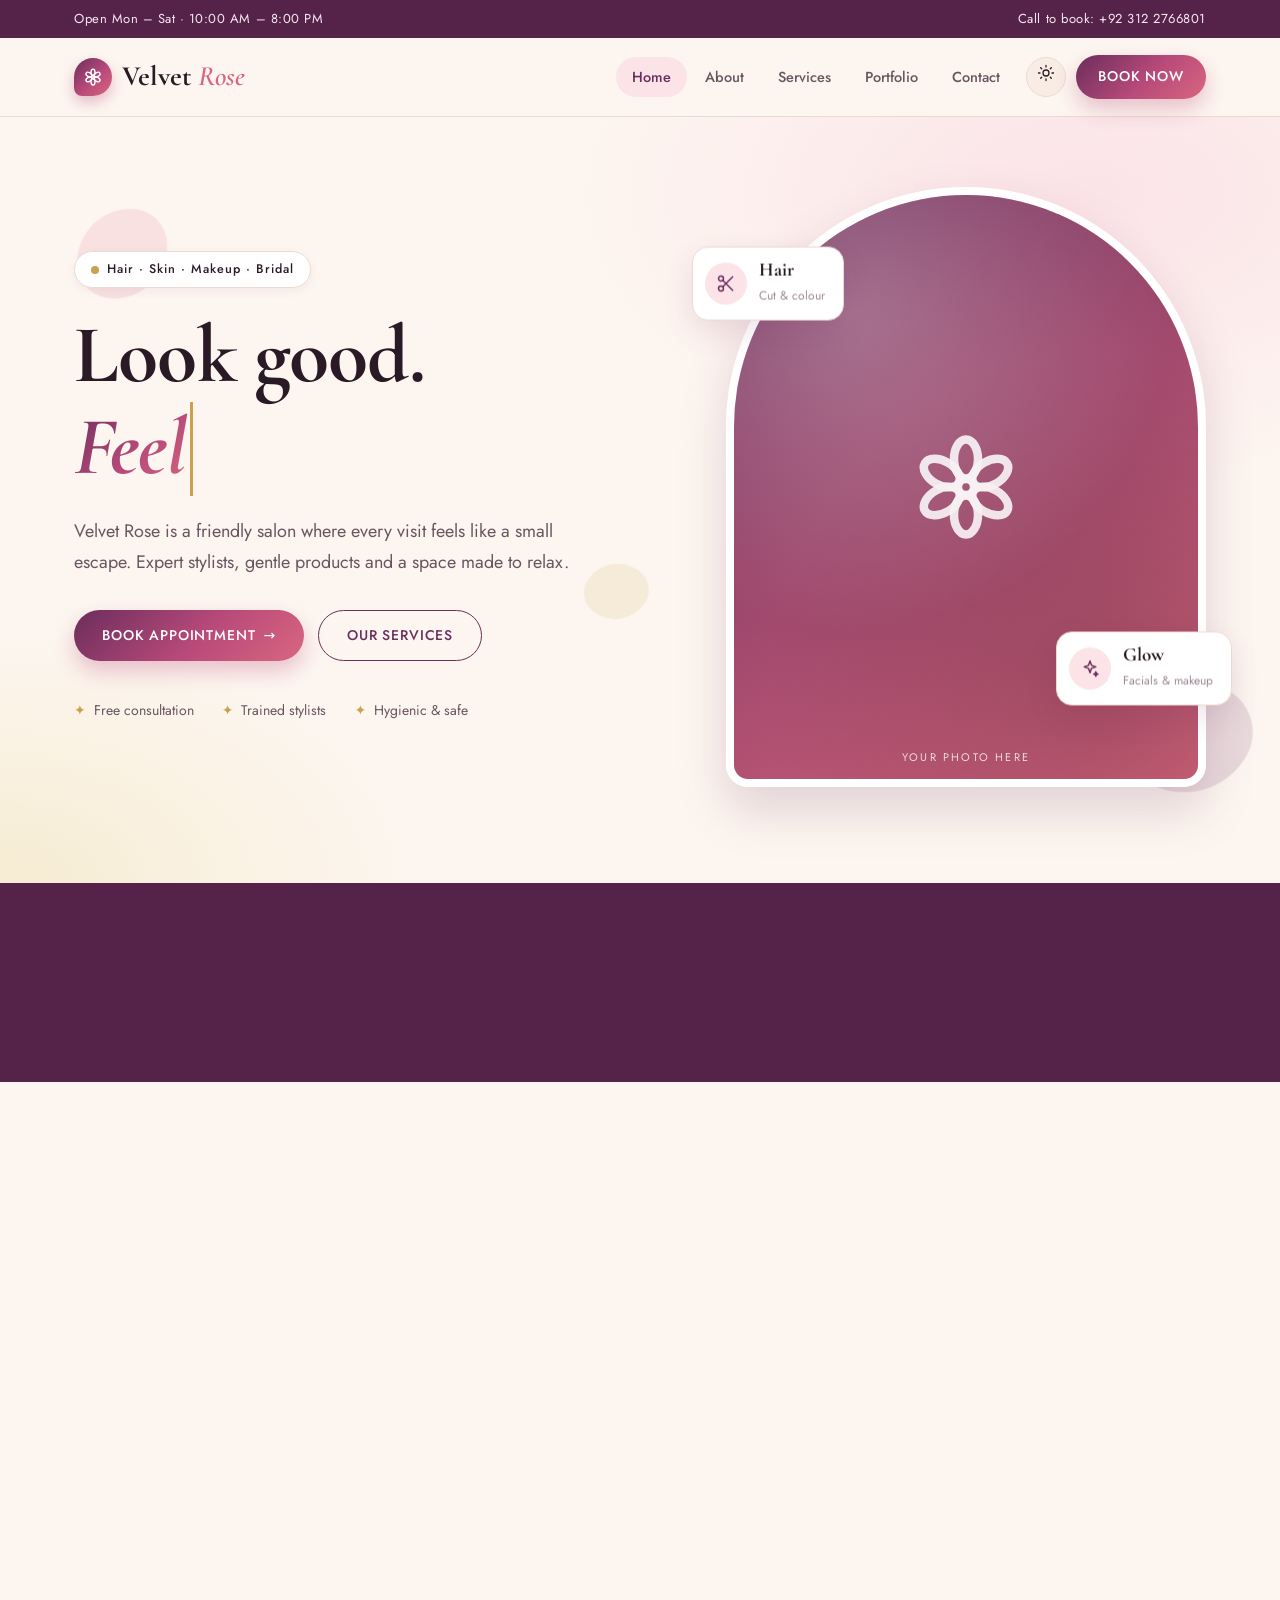
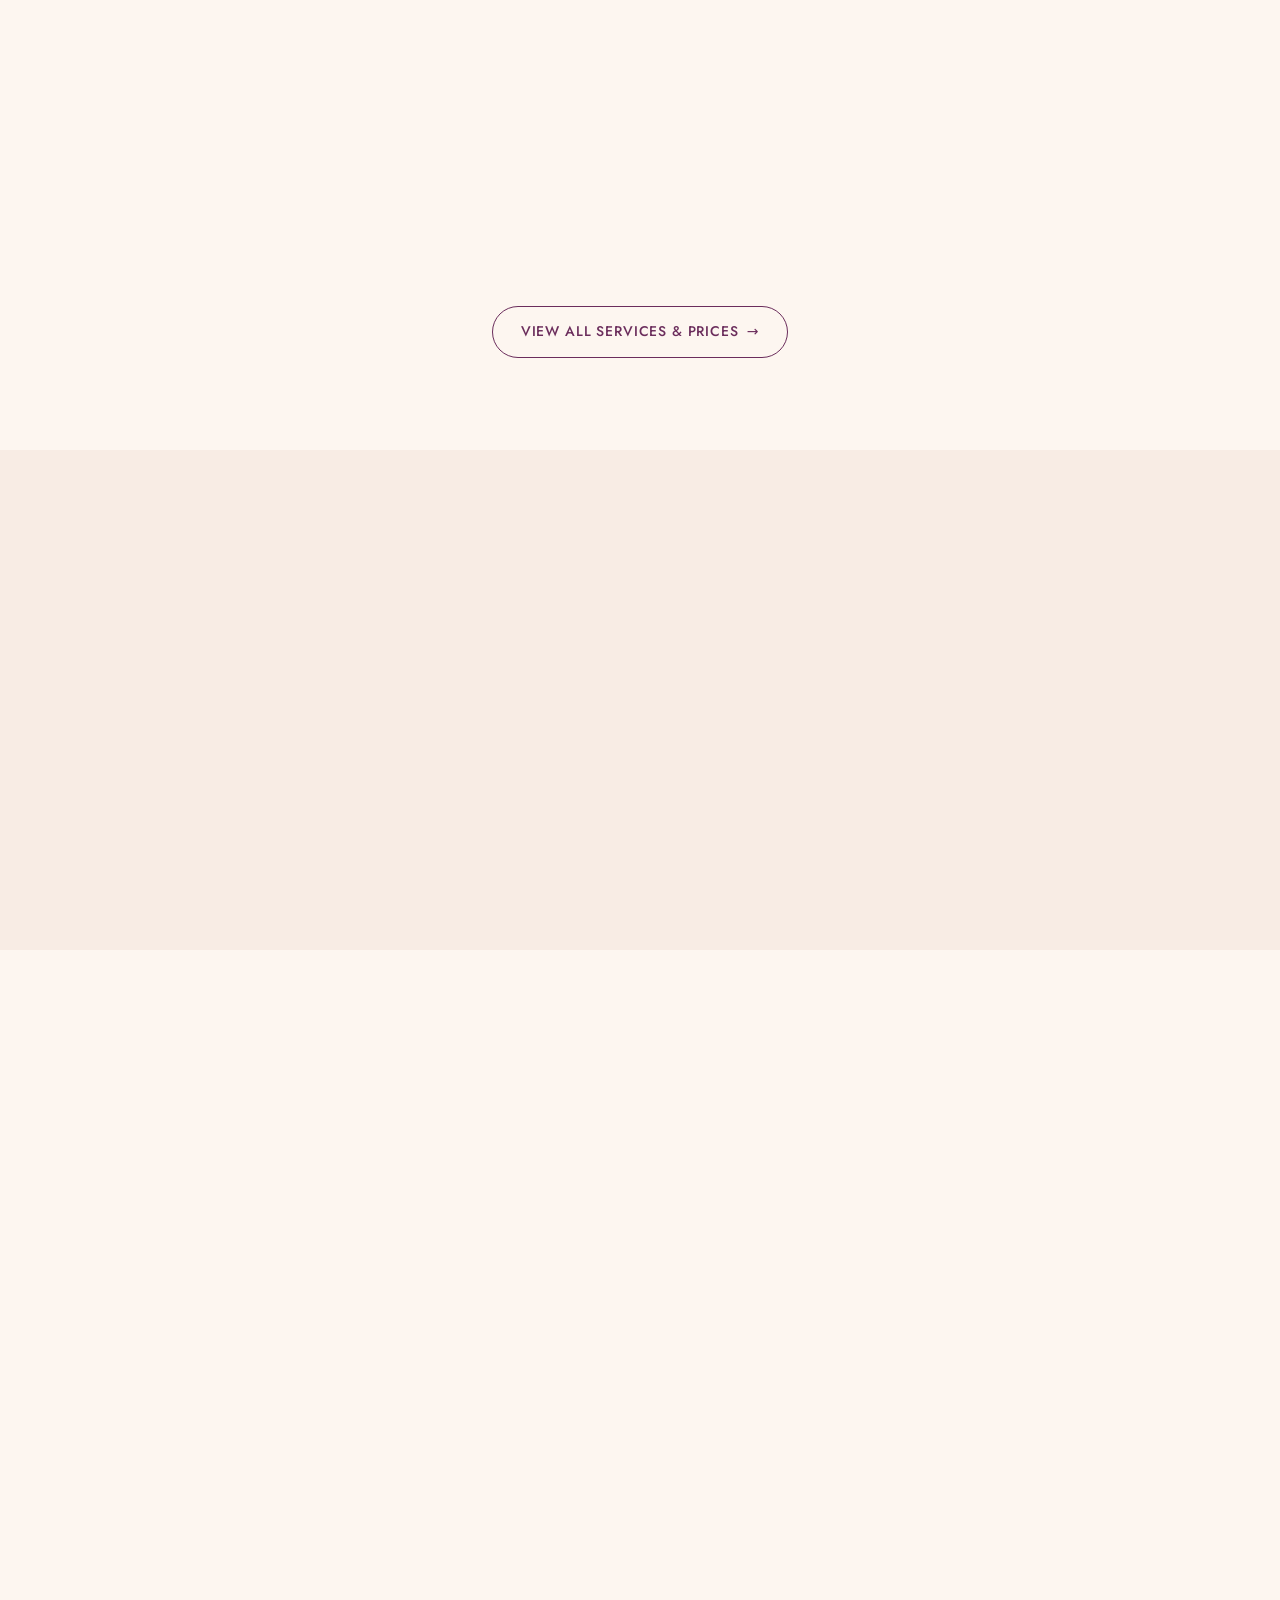
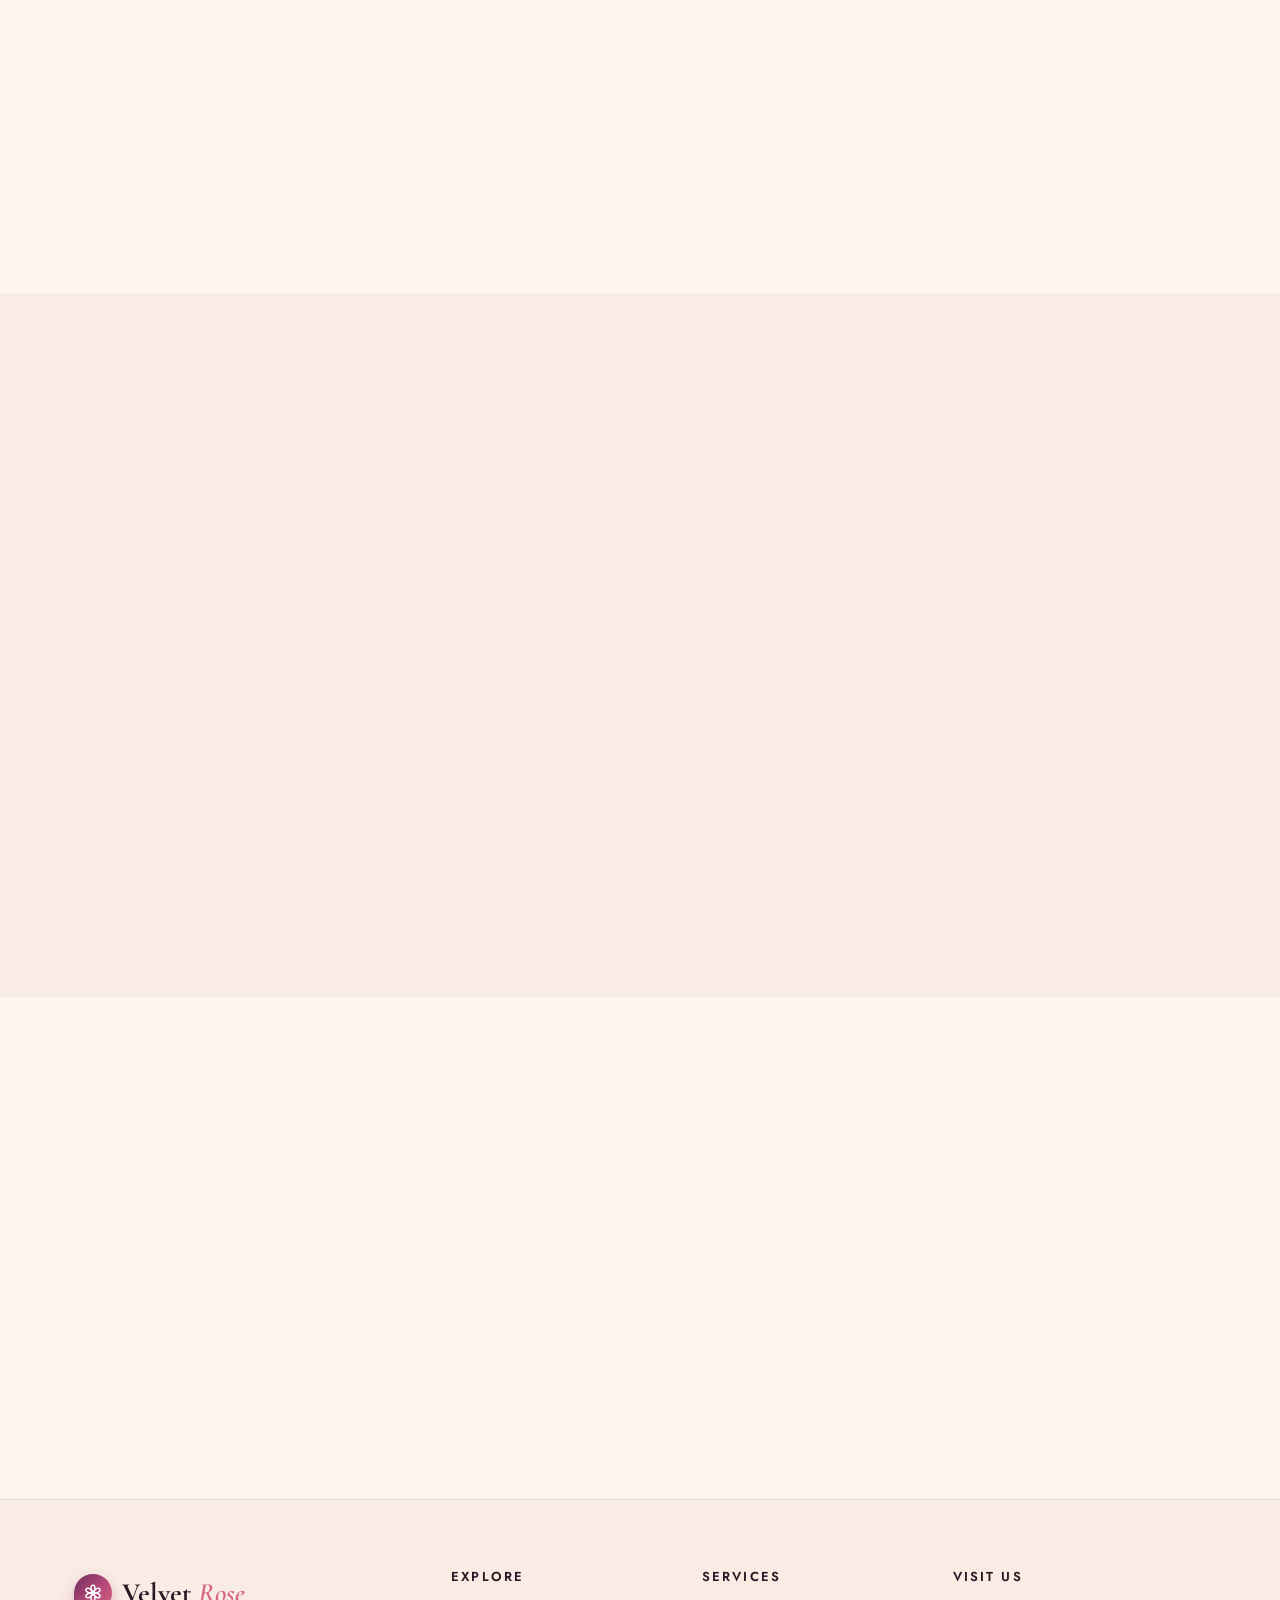
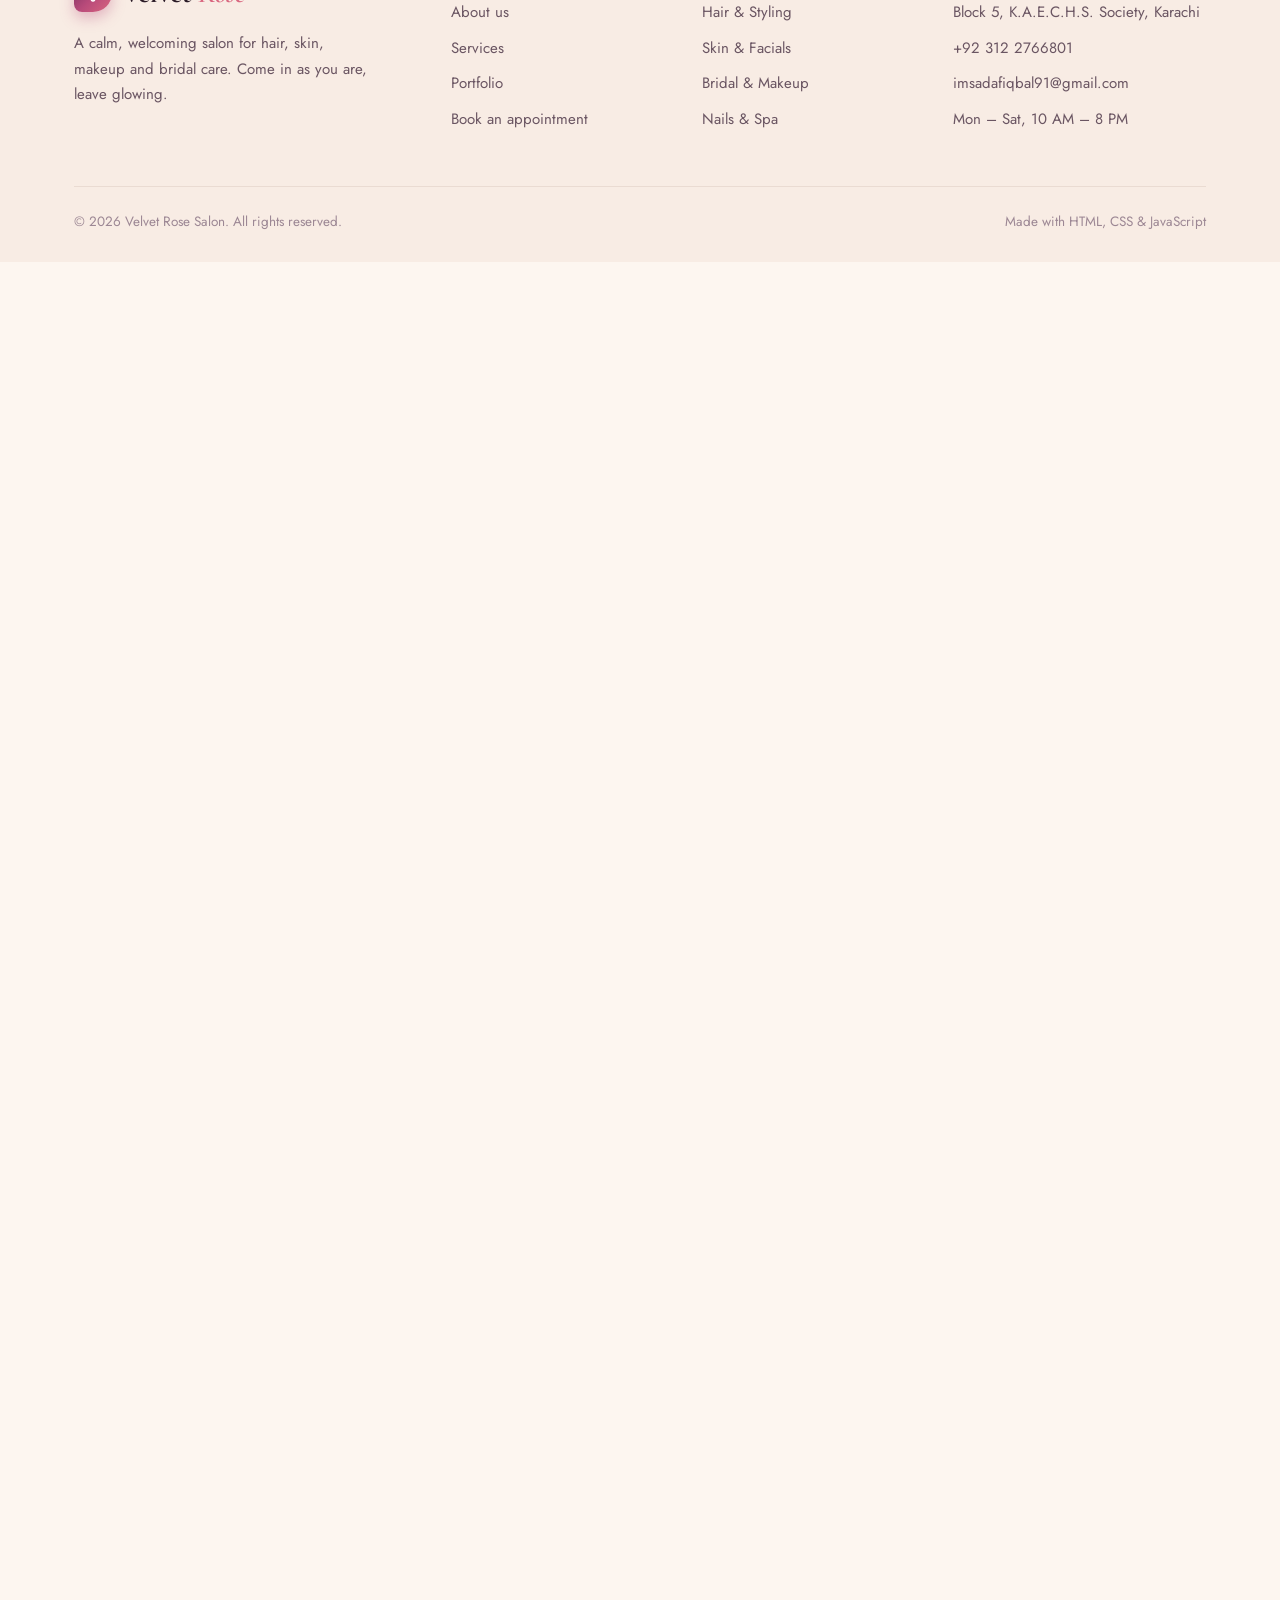
<file: index.html>
<!DOCTYPE html>
<html lang="en">
  <head>
    <meta charset="UTF-8" />
    <meta http-equiv="refresh" content="0; url=./velvet-rose-salon/index.html" />
    <meta name="viewport" content="width=device-width, initial-scale=1.0" />
    <title>Velvet Rose Salon</title>
    <style>
      body {
        margin: 0;
        height: 100vh;
        display: grid;
        place-items: center;
        background: #1f1216;
        color: #f4e7e7;
        font-family: Arial, sans-serif;
      }
      .wrap {
        text-align: center;
      }
      a {
        color: #f6d7b2;
      }
    </style>
  </head>
  <body>
    <div class="wrap">
      <h1>Redirecting to Velvet Rose Salon...</h1>
      <p>If you are not redirected automatically, <a href="./velvet-rose-salon/index.html">click here</a>.</p>
    </div>
  </body>
</html>
</file>
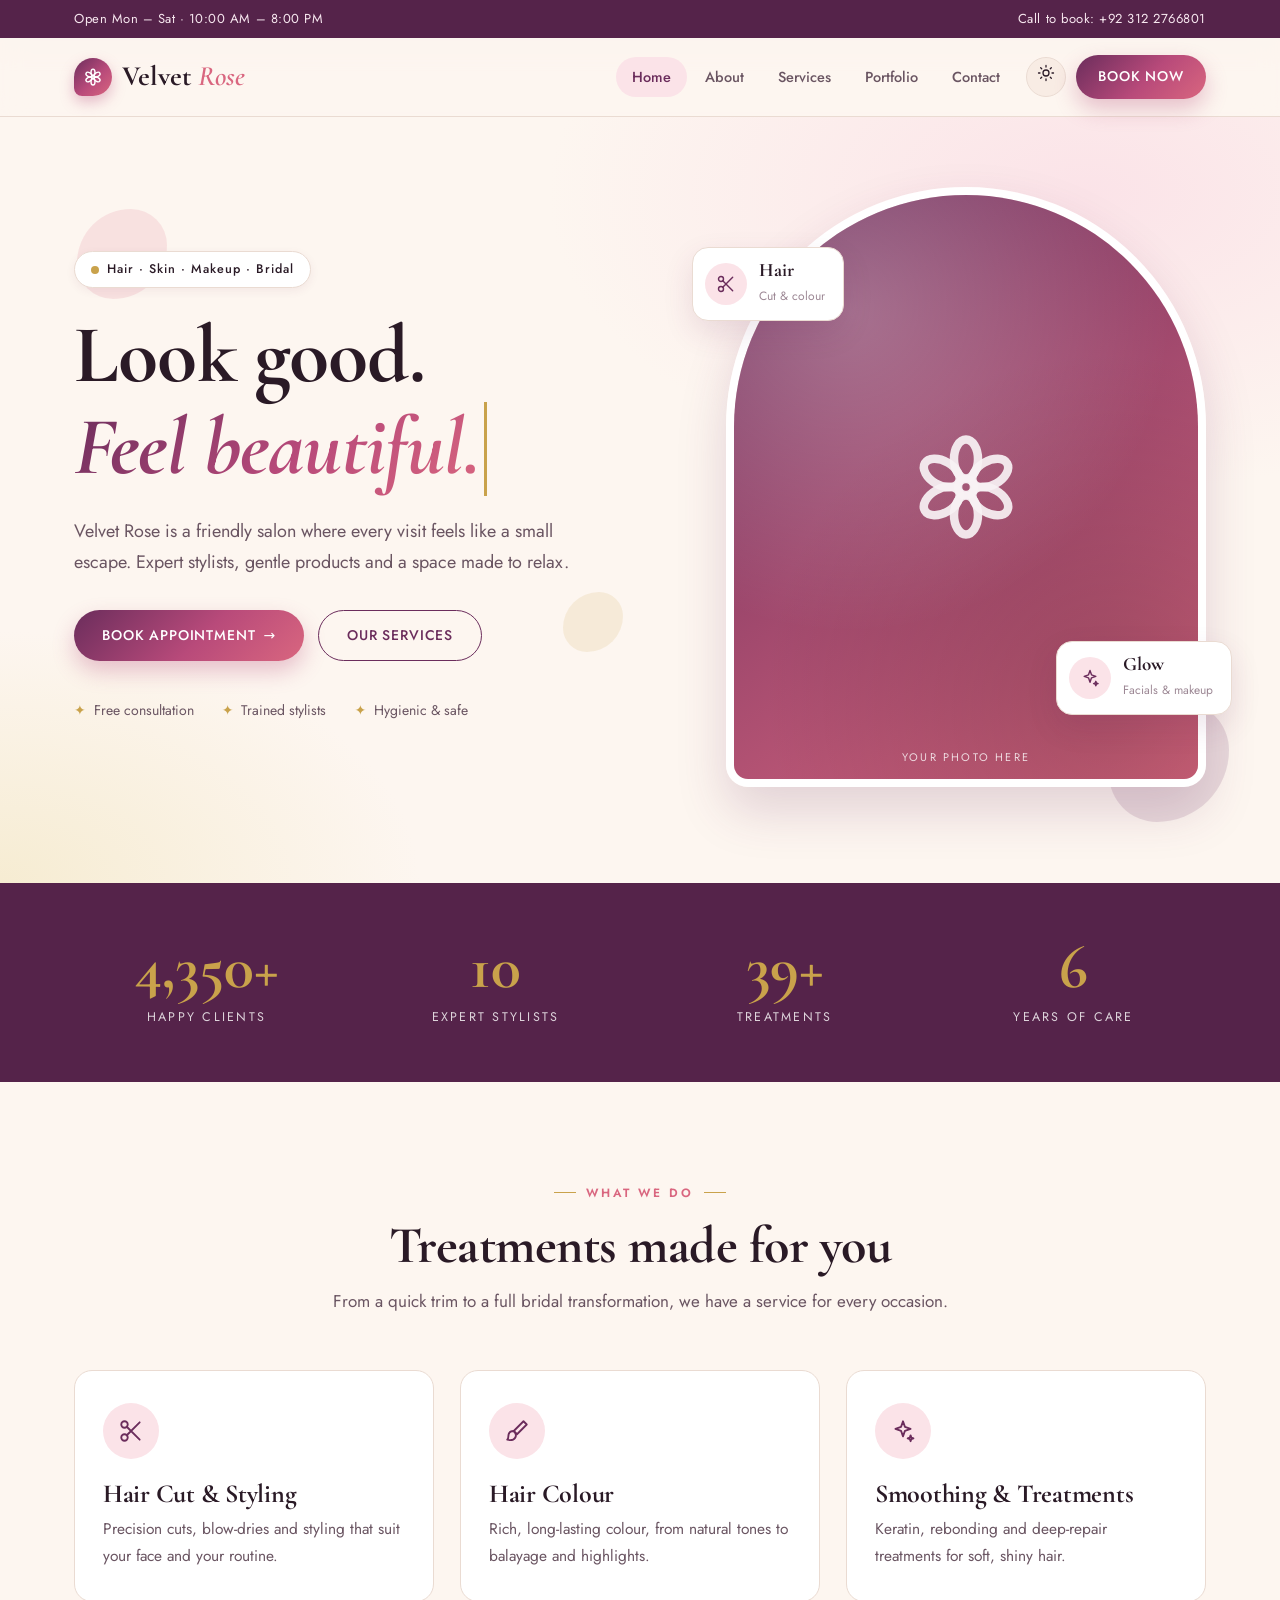
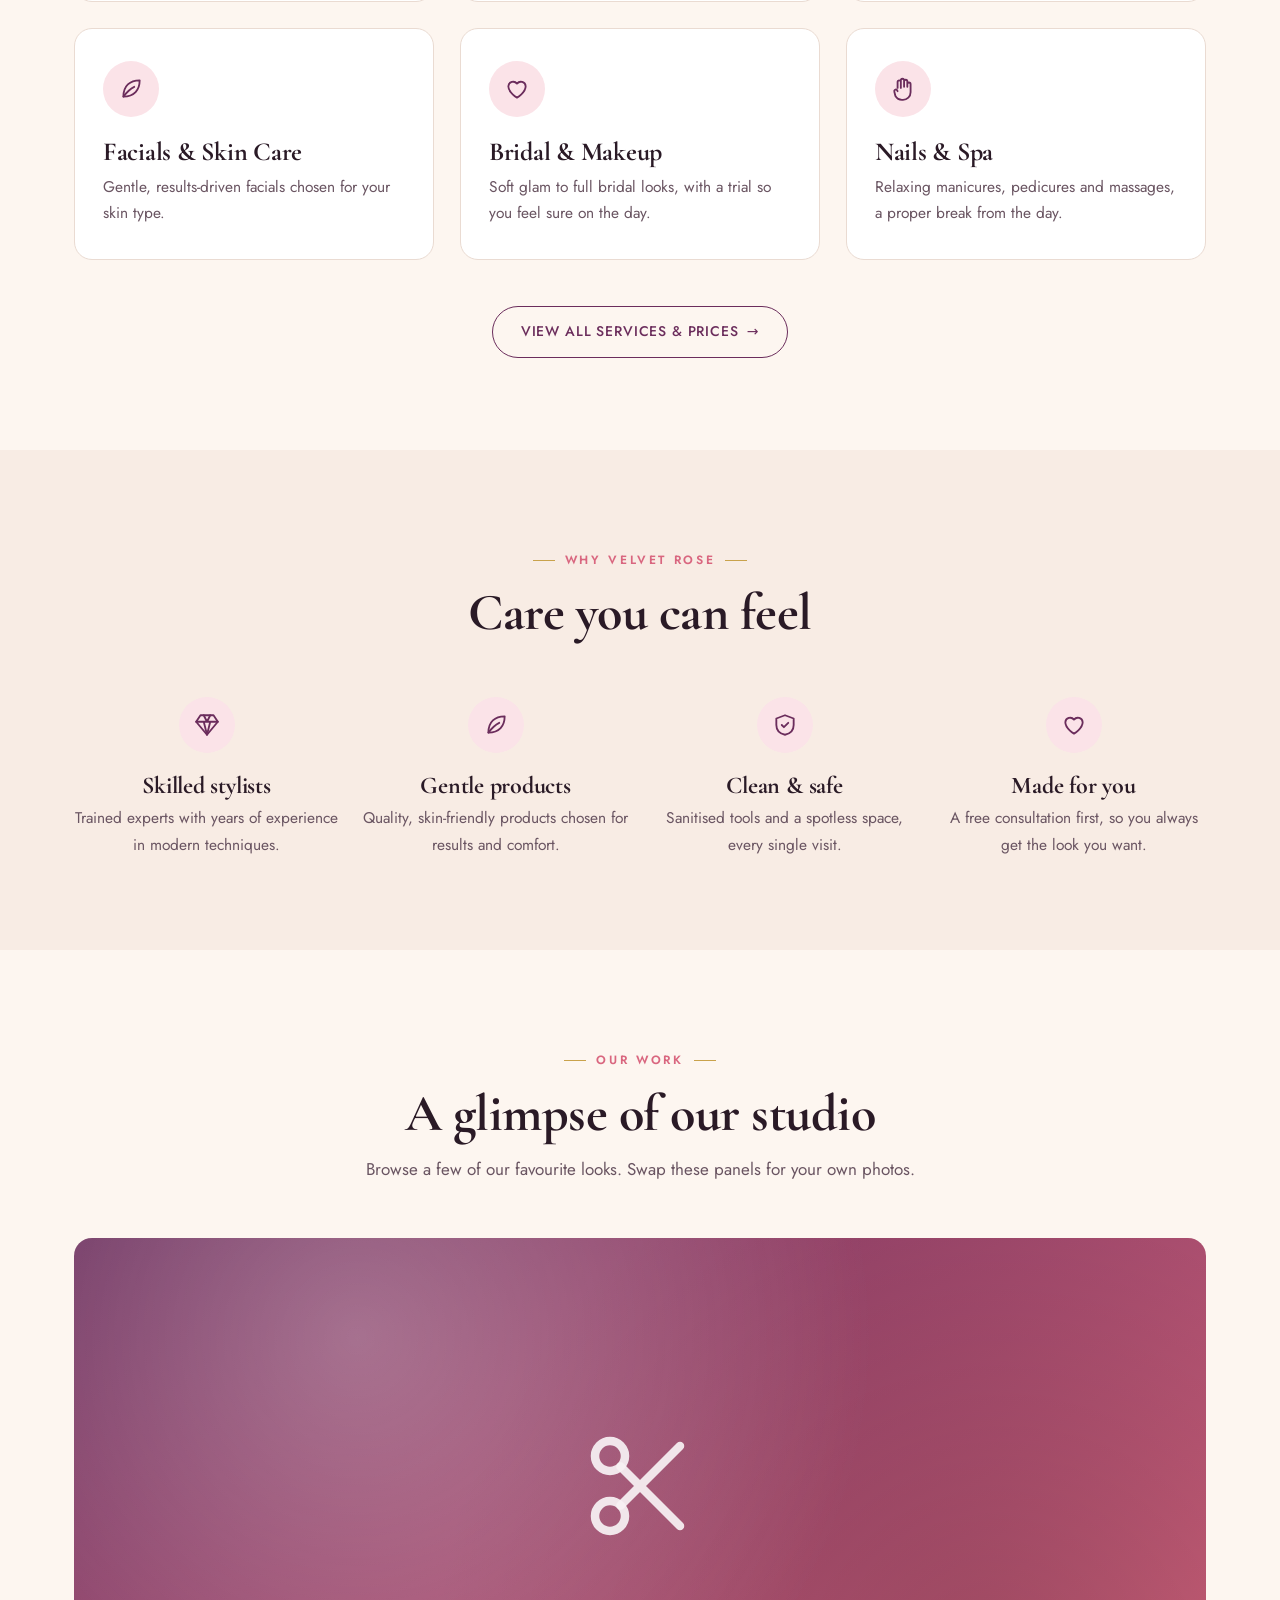
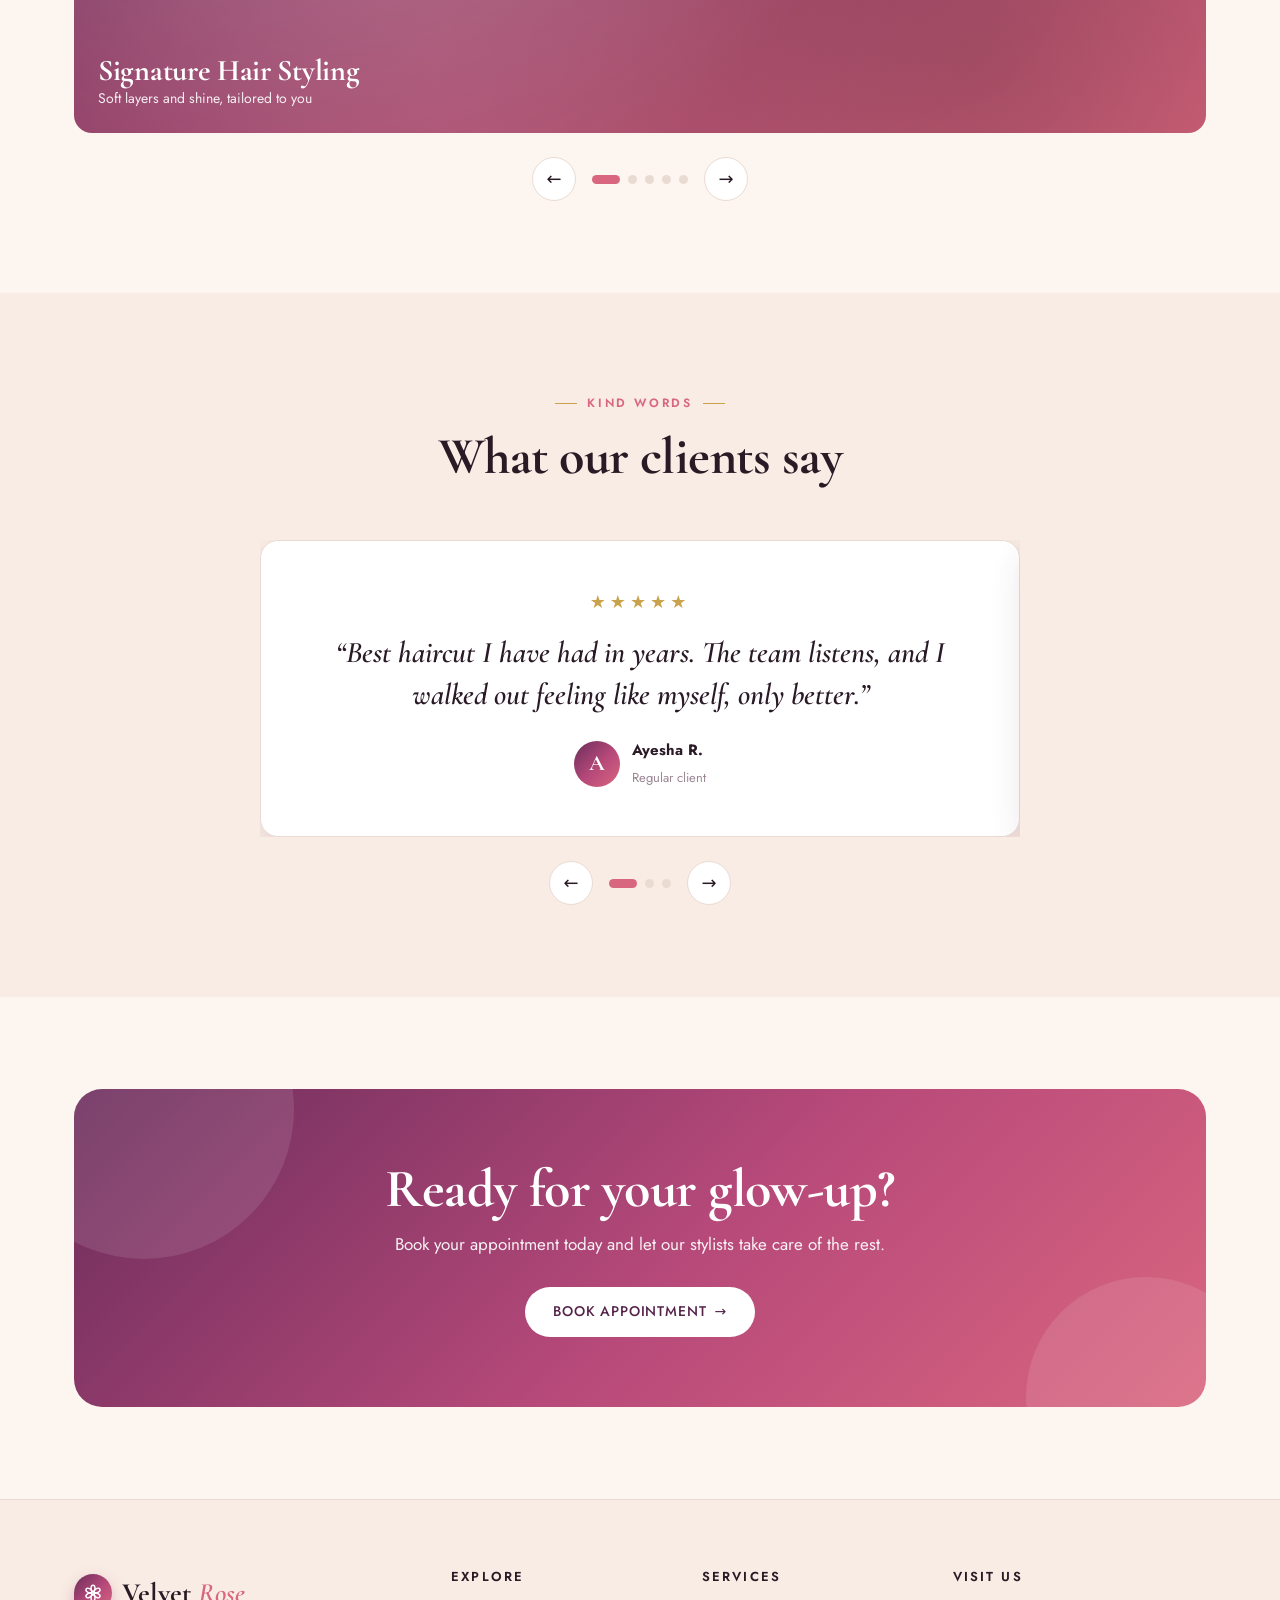
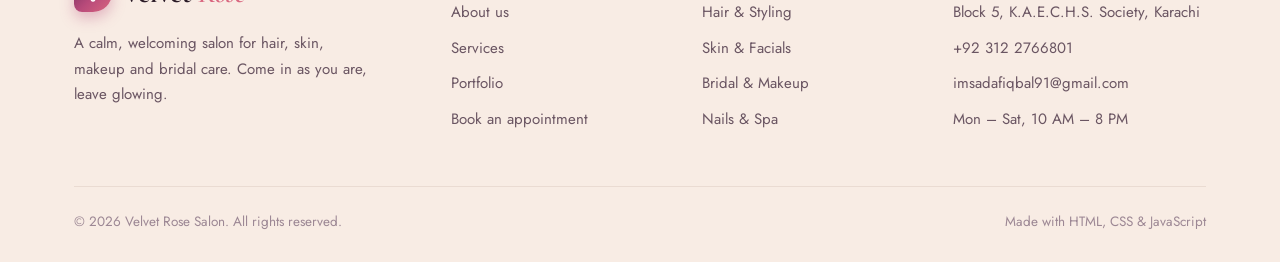
<file: velvet-rose-salon/index.html>
<!DOCTYPE html>
<html lang="en">
<head>
  <meta charset="UTF-8">
  <meta name="viewport" content="width=device-width, initial-scale=1.0">
  <title>Velvet Rose Salon | Hair, Skin, Makeup &amp; Bridal</title>
  <meta name="description" content="Velvet Rose is a friendly salon offering hair, skin, makeup, bridal, nail and spa services.">
  <link rel="preconnect" href="https://fonts.googleapis.com">
  <link rel="preconnect" href="https://fonts.gstatic.com" crossorigin>
  <link rel="stylesheet" href="css/style.css">
</head>
<body>
  <div class="topbar">
    <div class="container">
      <span>Open Mon &ndash; Sat &middot; 10:00 AM &ndash; 8:00 PM</span>
      <a href="tel:+923122766801">Call to book: +92 312 2766801</a>
    </div>
  </div>
  <header class="site-header">
    <div class="container header-inner">
      <a href="index.html" class="brand" aria-label="Velvet Rose Salon, home">
        <span class="brand-mark"><svg viewBox="0 0 24 24" fill="none" stroke="currentColor" stroke-width="1.7" stroke-linecap="round" stroke-linejoin="round" aria-hidden="true"><ellipse cx="12" cy="6.4" rx="2.4" ry="3.9" transform="rotate(0 12 12)"/><ellipse cx="12" cy="6.4" rx="2.4" ry="3.9" transform="rotate(60 12 12)"/><ellipse cx="12" cy="6.4" rx="2.4" ry="3.9" transform="rotate(120 12 12)"/><ellipse cx="12" cy="6.4" rx="2.4" ry="3.9" transform="rotate(180 12 12)"/><ellipse cx="12" cy="6.4" rx="2.4" ry="3.9" transform="rotate(240 12 12)"/><ellipse cx="12" cy="6.4" rx="2.4" ry="3.9" transform="rotate(300 12 12)"/><circle cx="12" cy="12" r="1.6"/></svg></span>
        <span>Velvet <em>Rose</em></span>
      </a>
      <nav class="main-nav" id="mainNav" aria-label="Main navigation">
        <ul class="nav-list">
          <li><a href="index.html" class="active" aria-current="page">Home</a></li>
          <li><a href="about.html">About</a></li>
          <li><a href="services.html">Services</a></li>
          <li><a href="portfolio.html">Portfolio</a></li>
          <li><a href="contact.html">Contact</a></li>
        </ul>
        <button class="theme-toggle" id="themeToggle" aria-label="Toggle dark mode"><span class="ico-sun"><svg viewBox="0 0 24 24" fill="none" stroke="currentColor" stroke-width="1.7" stroke-linecap="round" stroke-linejoin="round" aria-hidden="true"><circle cx="12" cy="12" r="4"/><path d="M12 2v2M12 20v2M4.9 4.9l1.4 1.4M17.7 17.7l1.4 1.4M2 12h2M20 12h2M4.9 19.1l1.4-1.4M17.7 6.3l1.4-1.4"/></svg></span><span class="ico-moon"><svg viewBox="0 0 24 24" fill="none" stroke="currentColor" stroke-width="1.7" stroke-linecap="round" stroke-linejoin="round" aria-hidden="true"><path d="M20 14.5A8.5 8.5 0 0 1 9.5 4 8.5 8.5 0 1 0 20 14.5Z"/></svg></span></button>
        <a href="contact.html" class="btn btn-primary nav-cta">Book Now</a>
      </nav>
      <button class="hamburger" id="navToggle" aria-label="Open menu" aria-expanded="false"><span></span><span></span><span></span></button>
    </div>
  </header>

  <main>
    <section class="hero">
      <span class="petal petal-1" aria-hidden="true"></span><span class="petal petal-2" aria-hidden="true"></span><span class="petal petal-3" aria-hidden="true"></span>
      <div class="container hero-inner">
        <div class="hero-copy">
          <span class="badge"><i></i> Hair &middot; Skin &middot; Makeup &middot; Bridal</span>
          <h1>Look good.<span class="type grad-text" id="typed" aria-live="off">Feel beautiful.</span></h1>
          <p class="hero-lead">Velvet Rose is a friendly salon where every visit feels like a small escape. Expert stylists, gentle products and a space made to relax.</p>
          <div class="hero-actions">
            <a href="contact.html" class="btn btn-primary">Book Appointment <span class="arrow">&rarr;</span></a>
            <a href="services.html" class="btn btn-outline">Our Services</a>
          </div>
          <ul class="hero-points"><li>Free consultation</li><li>Trained stylists</li><li>Hygienic &amp; safe</li></ul>
        </div>
        <div class="hero-visual">
          <div class="arch"><div class="art art-1"><svg viewBox="0 0 24 24" fill="none" stroke="currentColor" stroke-width="1.7" stroke-linecap="round" stroke-linejoin="round" aria-hidden="true"><ellipse cx="12" cy="6.4" rx="2.4" ry="3.9" transform="rotate(0 12 12)"/><ellipse cx="12" cy="6.4" rx="2.4" ry="3.9" transform="rotate(60 12 12)"/><ellipse cx="12" cy="6.4" rx="2.4" ry="3.9" transform="rotate(120 12 12)"/><ellipse cx="12" cy="6.4" rx="2.4" ry="3.9" transform="rotate(180 12 12)"/><ellipse cx="12" cy="6.4" rx="2.4" ry="3.9" transform="rotate(240 12 12)"/><ellipse cx="12" cy="6.4" rx="2.4" ry="3.9" transform="rotate(300 12 12)"/><circle cx="12" cy="12" r="1.6"/></svg><small>Your photo here</small></div></div>
          <div class="float-card fc-1"><span class="icon-bubble"><svg viewBox="0 0 24 24" fill="none" stroke="currentColor" stroke-width="1.7" stroke-linecap="round" stroke-linejoin="round" aria-hidden="true"><circle cx="6" cy="6" r="3"/><circle cx="6" cy="18" r="3"/><path d="M8.1 8.1 20 20M8.1 15.9 20 4"/></svg></span><div><strong>Hair</strong><small>Cut &amp; colour</small></div></div>
          <div class="float-card fc-2"><span class="icon-bubble"><svg viewBox="0 0 24 24" fill="none" stroke="currentColor" stroke-width="1.7" stroke-linecap="round" stroke-linejoin="round" aria-hidden="true"><path d="M12 3l1.8 5.2L19 10l-5.2 1.8L12 17l-1.8-5.2L5 10l5.2-1.8Z"/><path d="M19 16l.7 2 2 .7-2 .7-.7 2-.7-2-2-.7 2-.7Z"/></svg></span><div><strong>Glow</strong><small>Facials &amp; makeup</small></div></div>
        </div>
      </div>
    </section>

    <section class="counters" aria-label="Our numbers">
      <div class="container counters-grid">
        <div class="reveal"><div class="count-num" data-count="5000" data-suffix="+">0</div><div class="count-label">Happy clients</div></div>
        <div class="reveal"><div class="count-num" data-count="12" data-suffix="">0</div><div class="count-label">Expert stylists</div></div>
        <div class="reveal"><div class="count-num" data-count="45" data-suffix="+">0</div><div class="count-label">Treatments</div></div>
        <div class="reveal"><div class="count-num" data-count="8" data-suffix="">0</div><div class="count-label">Years of care</div></div>
      </div>
    </section>

    <section class="section">
      <div class="container">
      <div class="section-head reveal">
        <span class="eyebrow">What we do</span>
        <h2>Treatments made for you</h2>
        <p>From a quick trim to a full bridal transformation, we have a service for every occasion.</p>
      </div>
        <div class="grid-3">
        <article class="card reveal"><div class="icon-bubble"><svg viewBox="0 0 24 24" fill="none" stroke="currentColor" stroke-width="1.7" stroke-linecap="round" stroke-linejoin="round" aria-hidden="true"><circle cx="6" cy="6" r="3"/><circle cx="6" cy="18" r="3"/><path d="M8.1 8.1 20 20M8.1 15.9 20 4"/></svg></div><h3>Hair Cut &amp; Styling</h3><p>Precision cuts, blow-dries and styling that suit your face and your routine.</p></article>
        <article class="card reveal"><div class="icon-bubble"><svg viewBox="0 0 24 24" fill="none" stroke="currentColor" stroke-width="1.7" stroke-linecap="round" stroke-linejoin="round" aria-hidden="true"><path d="M18 3l3 3-9 9-3-3Z"/><path d="M9 12c-3 0-5 2-5 5 0 2-1 3-1 3 4 1 8 0 8-4 0-1-1-3-2-4Z"/></svg></div><h3>Hair Colour</h3><p>Rich, long-lasting colour, from natural tones to balayage and highlights.</p></article>
        <article class="card reveal"><div class="icon-bubble"><svg viewBox="0 0 24 24" fill="none" stroke="currentColor" stroke-width="1.7" stroke-linecap="round" stroke-linejoin="round" aria-hidden="true"><path d="M12 3l1.8 5.2L19 10l-5.2 1.8L12 17l-1.8-5.2L5 10l5.2-1.8Z"/><path d="M19 16l.7 2 2 .7-2 .7-.7 2-.7-2-2-.7 2-.7Z"/></svg></div><h3>Smoothing &amp; Treatments</h3><p>Keratin, rebonding and deep-repair treatments for soft, shiny hair.</p></article>
        <article class="card reveal"><div class="icon-bubble"><svg viewBox="0 0 24 24" fill="none" stroke="currentColor" stroke-width="1.7" stroke-linecap="round" stroke-linejoin="round" aria-hidden="true"><path d="M5 19C5 9 11 4 20 4c0 9-5 15-15 15Z"/><path d="M5 19c3-4 6-7 10-9"/></svg></div><h3>Facials &amp; Skin Care</h3><p>Gentle, results-driven facials chosen for your skin type.</p></article>
        <article class="card reveal"><div class="icon-bubble"><svg viewBox="0 0 24 24" fill="none" stroke="currentColor" stroke-width="1.7" stroke-linecap="round" stroke-linejoin="round" aria-hidden="true"><path d="M12 20s-8-4.7-8-10.5A4.5 4.5 0 0 1 12 7a4.5 4.5 0 0 1 8 2.5C20 15.3 12 20 12 20Z"/></svg></div><h3>Bridal &amp; Makeup</h3><p>Soft glam to full bridal looks, with a trial so you feel sure on the day.</p></article>
        <article class="card reveal"><div class="icon-bubble"><svg viewBox="0 0 24 24" fill="none" stroke="currentColor" stroke-width="1.7" stroke-linecap="round" stroke-linejoin="round" aria-hidden="true"><path d="M7 11V5.5a1.5 1.5 0 0 1 3 0V11m0-1V4a1.5 1.5 0 0 1 3 0v6m0-5a1.5 1.5 0 0 1 3 0v5m0-2.5a1.5 1.5 0 0 1 3 0V15a7 7 0 0 1-7 7h-1a7 7 0 0 1-6-3.5L4 14.5a1.5 1.5 0 0 1 2.5-1.5L7 14"/></svg></div><h3>Nails &amp; Spa</h3><p>Relaxing manicures, pedicures and massages, a proper break from the day.</p></article>
        </div>
        <div class="center"><a href="services.html" class="btn btn-outline">View all services &amp; prices <span class="arrow">&rarr;</span></a></div>
      </div>
    </section>

    <section class="section section-alt">
      <div class="container">
      <div class="section-head reveal">
        <span class="eyebrow">Why Velvet Rose</span>
        <h2>Care you can feel</h2>
      </div>
        <div class="grid-4">
        <div class="feature reveal"><div class="icon-bubble"><svg viewBox="0 0 24 24" fill="none" stroke="currentColor" stroke-width="1.7" stroke-linecap="round" stroke-linejoin="round" aria-hidden="true"><path d="M6 3h12l4 6-10 12L2 9Z"/><path d="M2 9h20M9 3l3 6 3-6M12 21 9 9m3 12 3-12"/></svg></div><h3 style="font-size:24px;margin-bottom:6px">Skilled stylists</h3><p style="color:var(--ink-soft);font-size:15.5px">Trained experts with years of experience in modern techniques.</p></div>
        <div class="feature reveal"><div class="icon-bubble"><svg viewBox="0 0 24 24" fill="none" stroke="currentColor" stroke-width="1.7" stroke-linecap="round" stroke-linejoin="round" aria-hidden="true"><path d="M5 19C5 9 11 4 20 4c0 9-5 15-15 15Z"/><path d="M5 19c3-4 6-7 10-9"/></svg></div><h3 style="font-size:24px;margin-bottom:6px">Gentle products</h3><p style="color:var(--ink-soft);font-size:15.5px">Quality, skin-friendly products chosen for results and comfort.</p></div>
        <div class="feature reveal"><div class="icon-bubble"><svg viewBox="0 0 24 24" fill="none" stroke="currentColor" stroke-width="1.7" stroke-linecap="round" stroke-linejoin="round" aria-hidden="true"><path d="M12 3l8 3v6c0 5-3.5 8-8 9-4.5-1-8-4-8-9V6Z"/><path d="m9 12 2 2 4-4"/></svg></div><h3 style="font-size:24px;margin-bottom:6px">Clean &amp; safe</h3><p style="color:var(--ink-soft);font-size:15.5px">Sanitised tools and a spotless space, every single visit.</p></div>
        <div class="feature reveal"><div class="icon-bubble"><svg viewBox="0 0 24 24" fill="none" stroke="currentColor" stroke-width="1.7" stroke-linecap="round" stroke-linejoin="round" aria-hidden="true"><path d="M12 20s-8-4.7-8-10.5A4.5 4.5 0 0 1 12 7a4.5 4.5 0 0 1 8 2.5C20 15.3 12 20 12 20Z"/></svg></div><h3 style="font-size:24px;margin-bottom:6px">Made for you</h3><p style="color:var(--ink-soft);font-size:15.5px">A free consultation first, so you always get the look you want.</p></div>
        </div>
      </div>
    </section>

    <section class="section">
      <div class="container">
      <div class="section-head reveal">
        <span class="eyebrow">Our work</span>
        <h2>A glimpse of our studio</h2>
        <p>Browse a few of our favourite looks. Swap these panels for your own photos.</p>
      </div>
        <div class="slider gallery-slider reveal" data-slider data-interval="5000" aria-roledescription="carousel" aria-label="Gallery">
          <div class="slider-viewport"><div class="slider-track">
            <div class="slide"><div style="position:relative"><div class="art art-1"><svg viewBox="0 0 24 24" fill="none" stroke="currentColor" stroke-width="1.7" stroke-linecap="round" stroke-linejoin="round" aria-hidden="true"><circle cx="6" cy="6" r="3"/><circle cx="6" cy="18" r="3"/><path d="M8.1 8.1 20 20M8.1 15.9 20 4"/></svg></div><div class="caption"><h3>Signature Hair Styling</h3><p>Soft layers and shine, tailored to you</p></div></div></div>
            <div class="slide"><div style="position:relative"><div class="art art-2"><svg viewBox="0 0 24 24" fill="none" stroke="currentColor" stroke-width="1.7" stroke-linecap="round" stroke-linejoin="round" aria-hidden="true"><path d="M18 3l3 3-9 9-3-3Z"/><path d="M9 12c-3 0-5 2-5 5 0 2-1 3-1 3 4 1 8 0 8-4 0-1-1-3-2-4Z"/></svg></div><div class="caption"><h3>Colour &amp; Highlights</h3><p>Balayage, glossing and rich colour</p></div></div></div>
            <div class="slide"><div style="position:relative"><div class="art art-3"><svg viewBox="0 0 24 24" fill="none" stroke="currentColor" stroke-width="1.7" stroke-linecap="round" stroke-linejoin="round" aria-hidden="true"><path d="M12 20s-8-4.7-8-10.5A4.5 4.5 0 0 1 12 7a4.5 4.5 0 0 1 8 2.5C20 15.3 12 20 12 20Z"/></svg></div><div class="caption"><h3>Bridal Makeup</h3><p>Your day, beautifully done</p></div></div></div>
            <div class="slide"><div style="position:relative"><div class="art art-4"><svg viewBox="0 0 24 24" fill="none" stroke="currentColor" stroke-width="1.7" stroke-linecap="round" stroke-linejoin="round" aria-hidden="true"><path d="M5 19C5 9 11 4 20 4c0 9-5 15-15 15Z"/><path d="M5 19c3-4 6-7 10-9"/></svg></div><div class="caption"><h3>Glow Facials</h3><p>Fresh, hydrated, radiant skin</p></div></div></div>
            <div class="slide"><div style="position:relative"><div class="art art-5"><svg viewBox="0 0 24 24" fill="none" stroke="currentColor" stroke-width="1.7" stroke-linecap="round" stroke-linejoin="round" aria-hidden="true"><path d="M7 11V5.5a1.5 1.5 0 0 1 3 0V11m0-1V4a1.5 1.5 0 0 1 3 0v6m0-5a1.5 1.5 0 0 1 3 0v5m0-2.5a1.5 1.5 0 0 1 3 0V15a7 7 0 0 1-7 7h-1a7 7 0 0 1-6-3.5L4 14.5a1.5 1.5 0 0 1 2.5-1.5L7 14"/></svg></div><div class="caption"><h3>Nails &amp; Spa</h3><p>Take a moment for yourself</p></div></div></div>
          </div></div>
          <div class="slider-controls"><button class="slider-btn prev" aria-label="Previous slide">&larr;</button><div class="dots"></div><button class="slider-btn next" aria-label="Next slide">&rarr;</button></div>
        </div>
      </div>
    </section>

    <section class="section section-alt">
      <div class="container">
      <div class="section-head reveal">
        <span class="eyebrow">Kind words</span>
        <h2>What our clients say</h2>
      </div>
        <div class="slider testi reveal" data-slider data-interval="6000" aria-roledescription="carousel" aria-label="Testimonials">
          <div class="slider-viewport" style="border-radius:0"><div class="slider-track">
            <div class="slide"><div class="stars" aria-label="5 out of 5 stars">&#9733;&#9733;&#9733;&#9733;&#9733;</div><blockquote>&ldquo;Best haircut I have had in years. The team listens, and I walked out feeling like myself, only better.&rdquo;</blockquote><div class="who"><span class="avatar">A</span><div><strong>Ayesha R.</strong><small>Regular client</small></div></div></div>
            <div class="slide"><div class="stars" aria-label="5 out of 5 stars">&#9733;&#9733;&#9733;&#9733;&#9733;</div><blockquote>&ldquo;My bridal makeup lasted the whole night and looked natural in every photo. I could not be happier.&rdquo;</blockquote><div class="who"><span class="avatar">S</span><div><strong>Sana K.</strong><small>Bride, 2026</small></div></div></div>
            <div class="slide"><div class="stars" aria-label="5 out of 5 stars">&#9733;&#9733;&#9733;&#9733;&#9733;</div><blockquote>&ldquo;Calm, clean and professional. My skin has never looked this good. I book every month now.&rdquo;</blockquote><div class="who"><span class="avatar">M</span><div><strong>Mariam T.</strong><small>Facial regular</small></div></div></div>
          </div></div>
          <div class="slider-controls"><button class="slider-btn prev" aria-label="Previous testimonial">&larr;</button><div class="dots"></div><button class="slider-btn next" aria-label="Next testimonial">&rarr;</button></div>
        </div>
      </div>
    </section>

    <section class="section">
      <div class="container">
        <div class="cta reveal">
          <h2>Ready for your glow-up?</h2>
          <p>Book your appointment today and let our stylists take care of the rest.</p>
          <a href="contact.html" class="btn btn-light">Book Appointment <span class="arrow">&rarr;</span></a>
        </div>
      </div>
    </section>
  </main>

  <footer class="site-footer">
    <div class="container">
      <div class="footer-grid">
        <div class="footer-about">
          <a href="index.html" class="brand"><span class="brand-mark"><svg viewBox="0 0 24 24" fill="none" stroke="currentColor" stroke-width="1.7" stroke-linecap="round" stroke-linejoin="round" aria-hidden="true"><ellipse cx="12" cy="6.4" rx="2.4" ry="3.9" transform="rotate(0 12 12)"/><ellipse cx="12" cy="6.4" rx="2.4" ry="3.9" transform="rotate(60 12 12)"/><ellipse cx="12" cy="6.4" rx="2.4" ry="3.9" transform="rotate(120 12 12)"/><ellipse cx="12" cy="6.4" rx="2.4" ry="3.9" transform="rotate(180 12 12)"/><ellipse cx="12" cy="6.4" rx="2.4" ry="3.9" transform="rotate(240 12 12)"/><ellipse cx="12" cy="6.4" rx="2.4" ry="3.9" transform="rotate(300 12 12)"/><circle cx="12" cy="12" r="1.6"/></svg></span><span>Velvet <em>Rose</em></span></a>
          <p>A calm, welcoming salon for hair, skin, makeup and bridal care. Come in as you are, leave glowing.</p>
        </div>
        <div class="footer-col">
          <h4>Explore</h4>
          <ul><li><a href="about.html">About us</a></li><li><a href="services.html">Services</a></li><li><a href="portfolio.html">Portfolio</a></li><li><a href="contact.html">Book an appointment</a></li></ul>
        </div>
        <div class="footer-col">
          <h4>Services</h4>
          <ul><li><a href="services.html">Hair &amp; Styling</a></li><li><a href="services.html">Skin &amp; Facials</a></li><li><a href="services.html">Bridal &amp; Makeup</a></li><li><a href="services.html">Nails &amp; Spa</a></li></ul>
        </div>
        <div class="footer-col">
          <h4>Visit us</h4>
          <ul><li>Block 5, K.A.E.C.H.S. Society, Karachi</li><li><a href="tel:+923122766801">+92 312 2766801</a></li><li><a href="mailto:imsadafiqbal91@gmail.com">imsadafiqbal91@gmail.com</a></li><li>Mon &ndash; Sat, 10 AM &ndash; 8 PM</li></ul>
        </div>
      </div>
      <div class="footer-bottom"><span>&copy; 2026 Velvet Rose Salon. All rights reserved.</span><span>Made with HTML, CSS &amp; JavaScript</span></div>
    </div>
  </footer>
  <button class="scroll-top" id="scrollTop" aria-label="Scroll to top">&uarr;</button>

  <script src="js/main.js"></script>
</body>
</html>
</file>
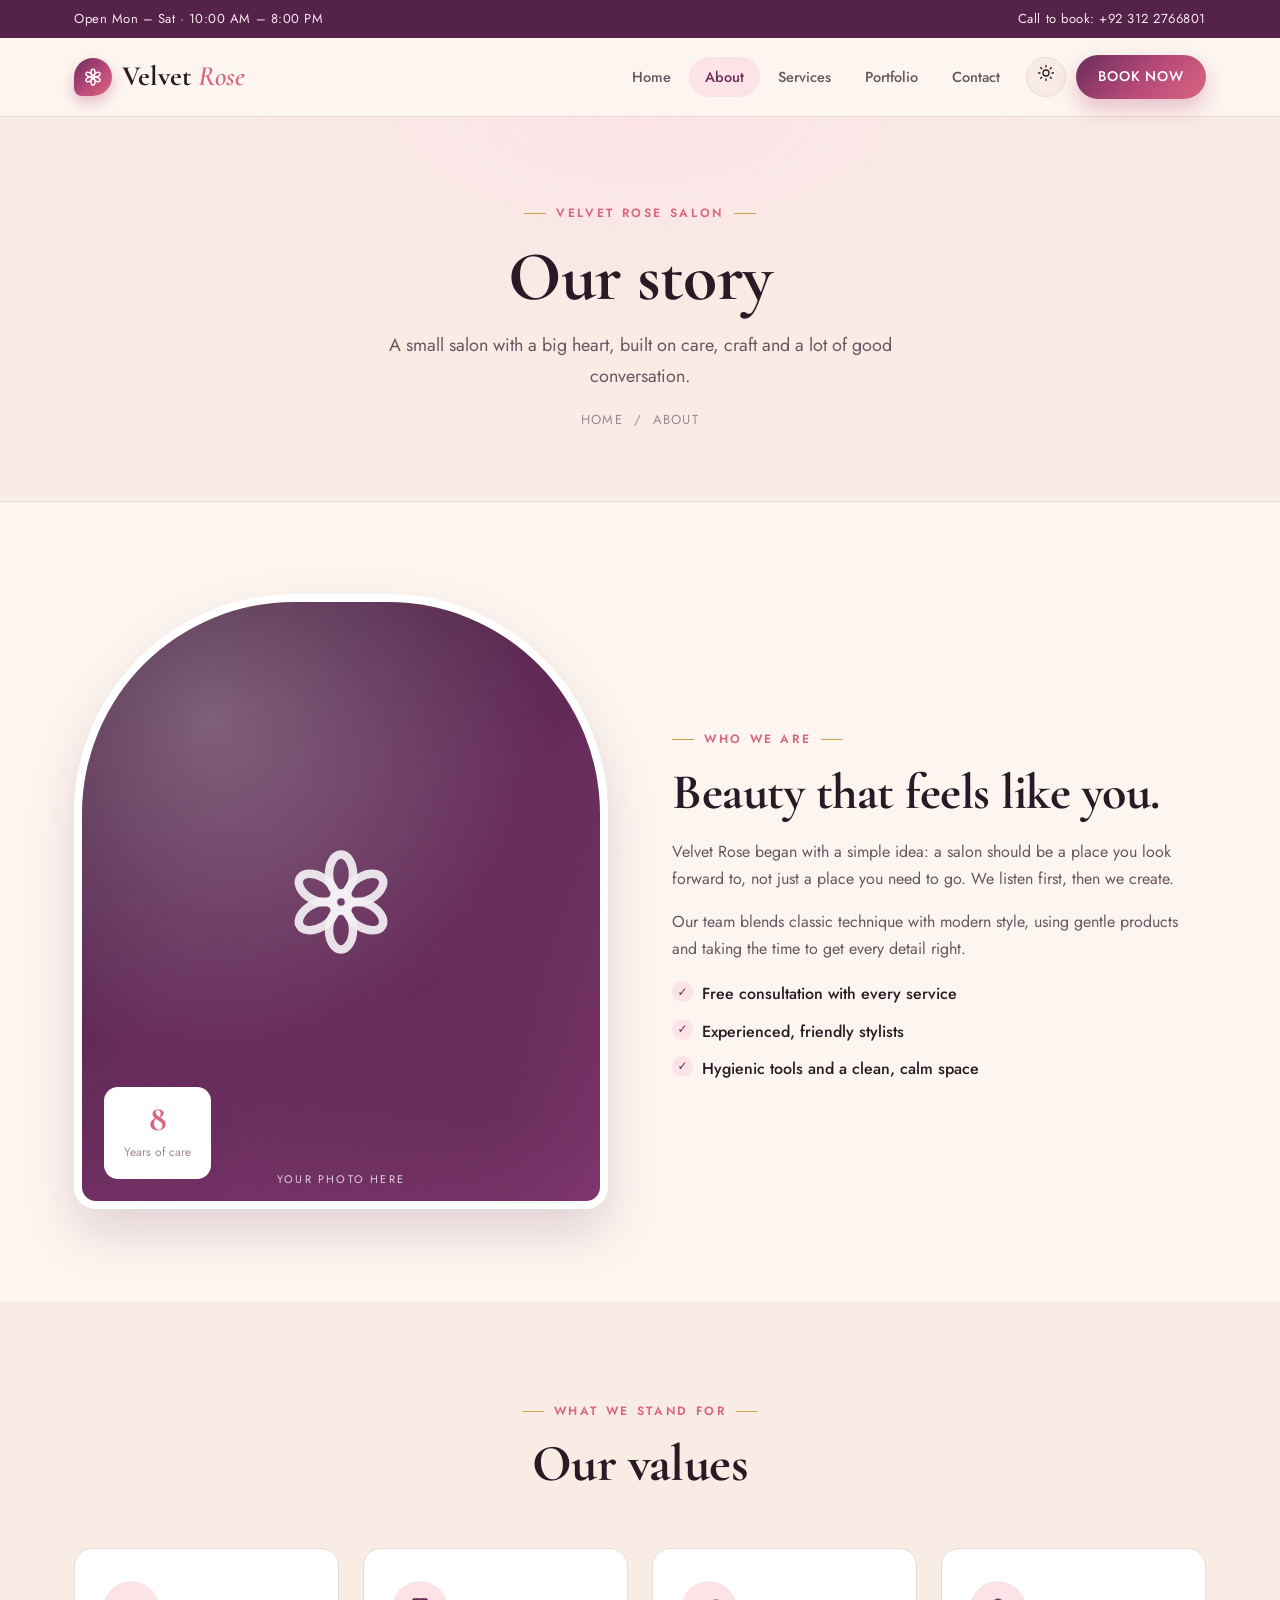
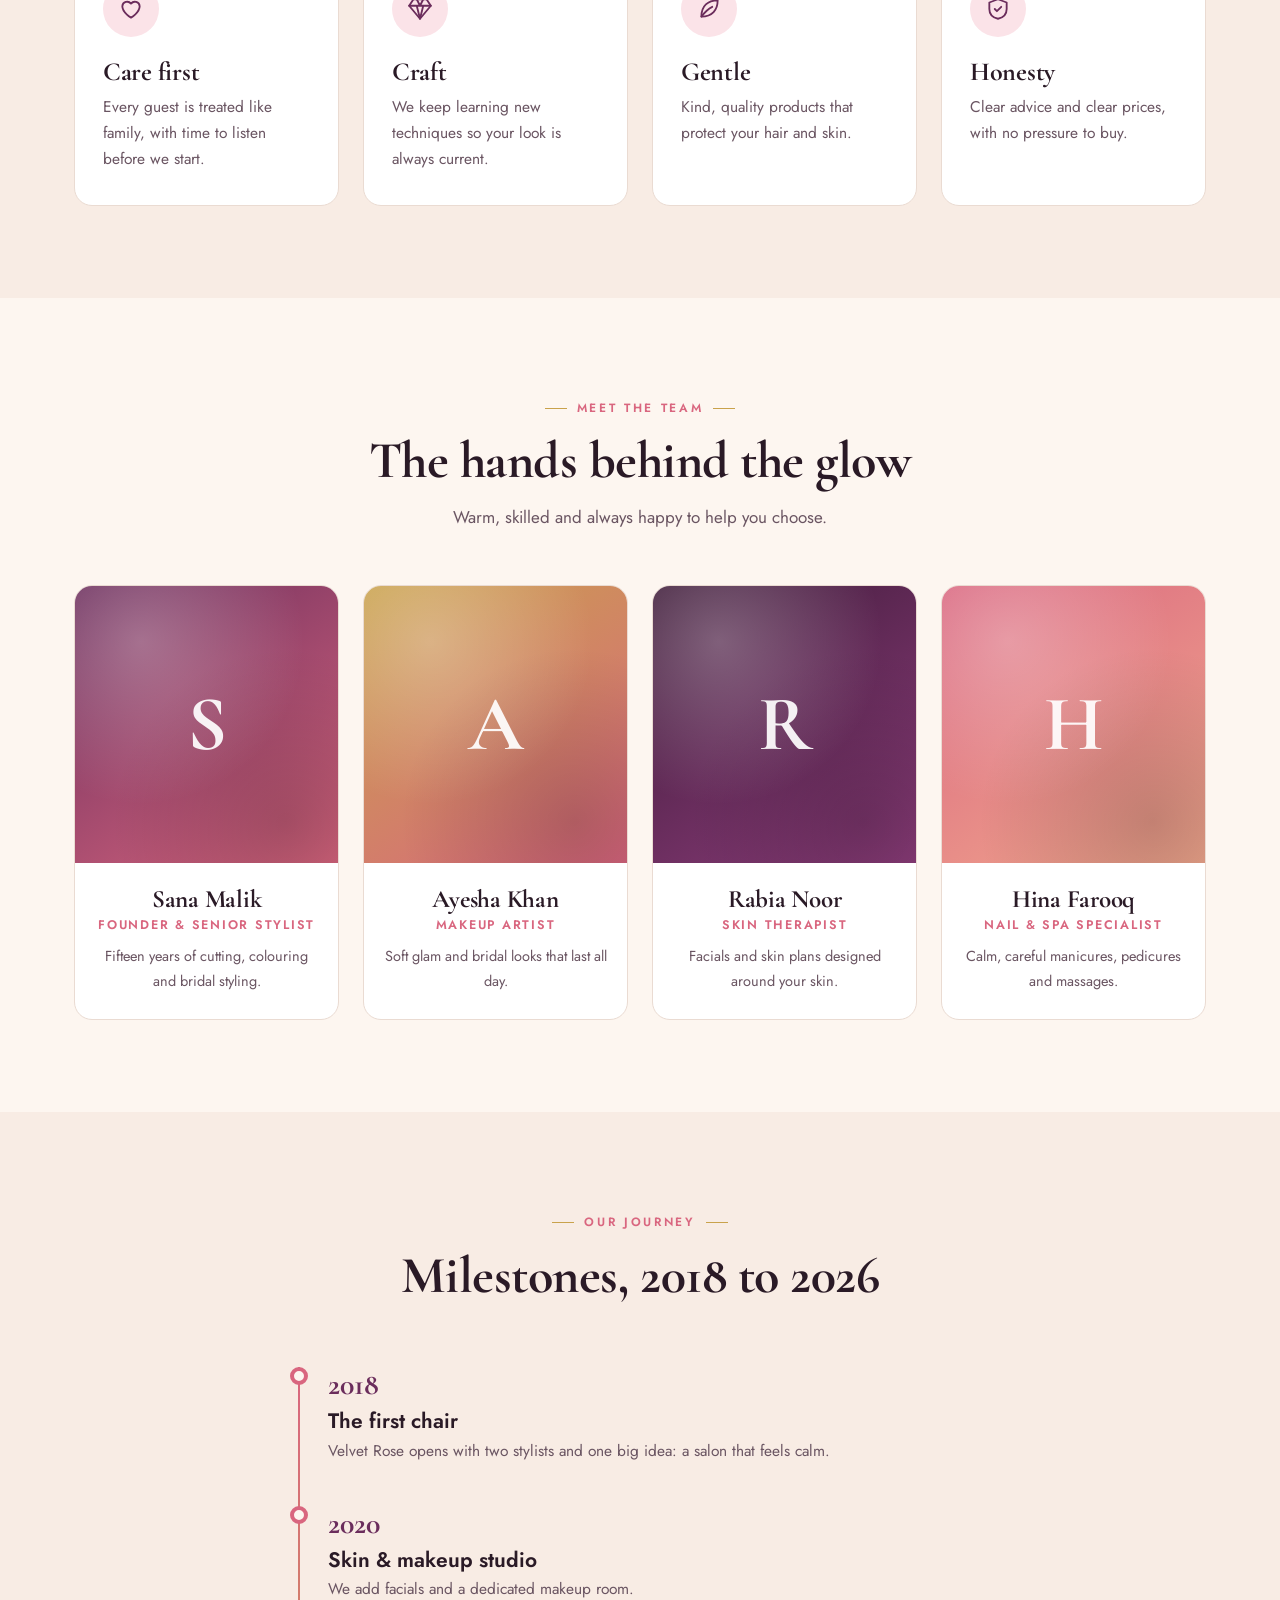
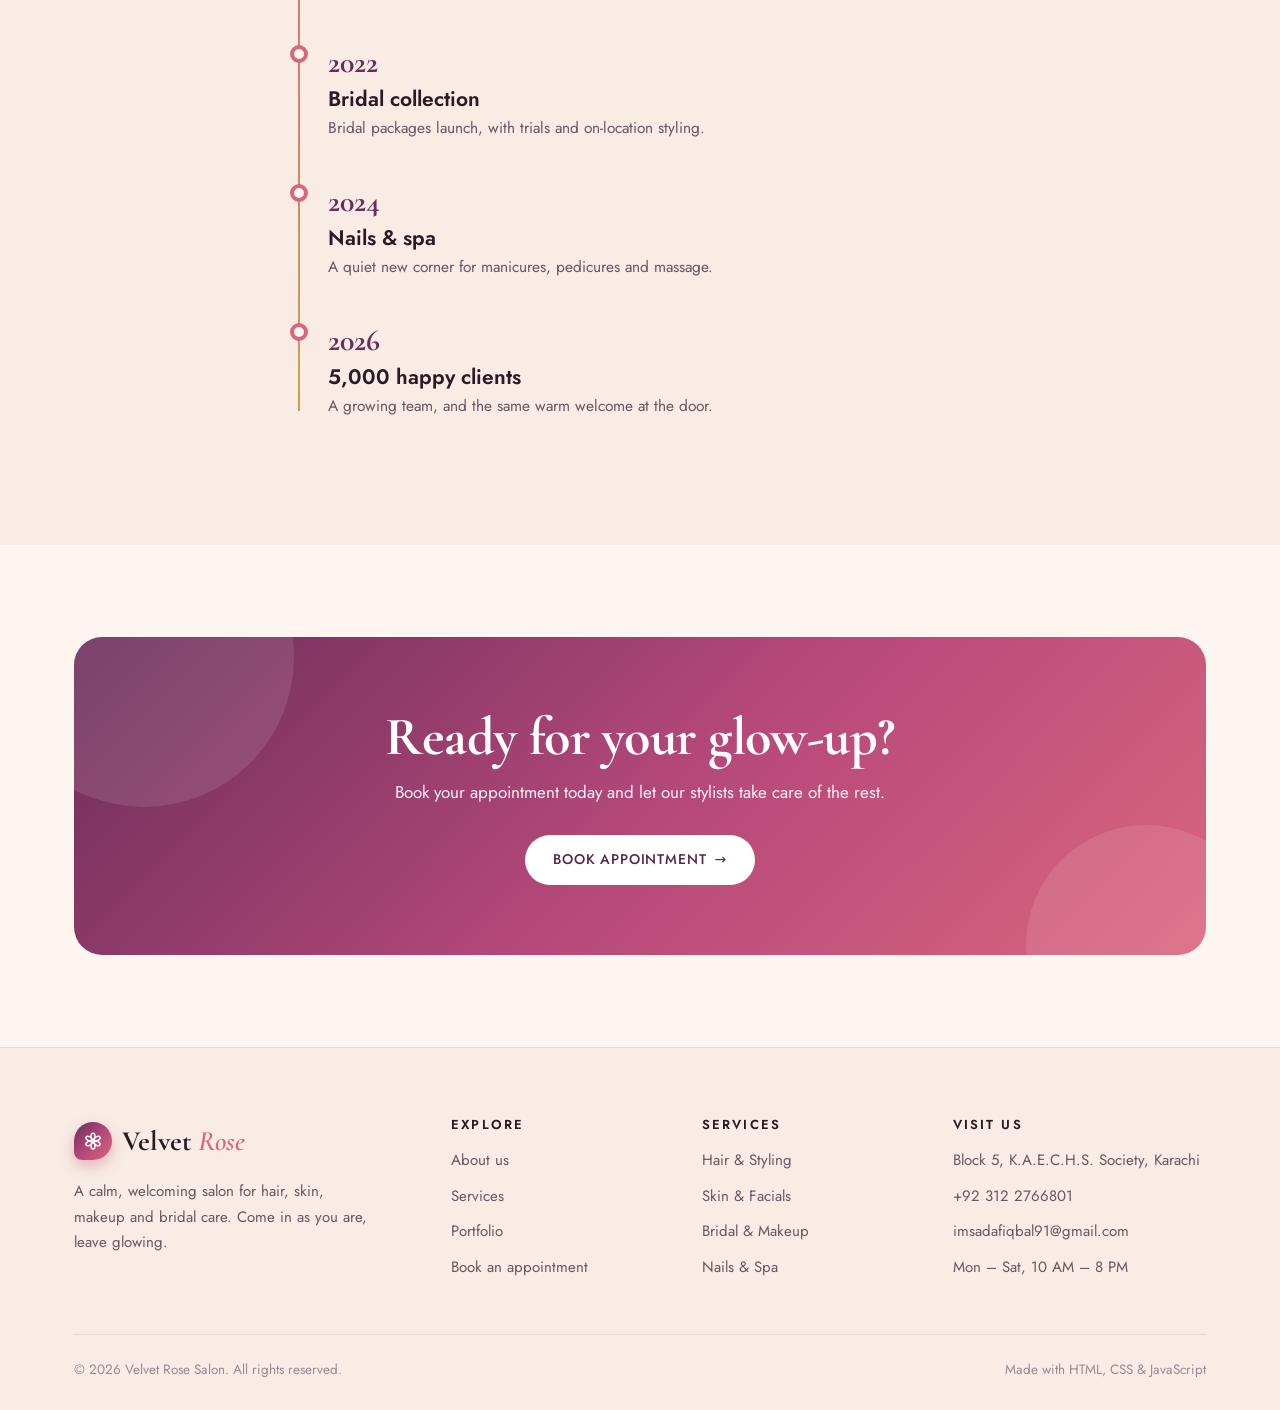
<file: velvet-rose-salon/about.html>
<!DOCTYPE html>
<html lang="en">
<head>
  <meta charset="UTF-8">
  <meta name="viewport" content="width=device-width, initial-scale=1.0">
  <title>About | Velvet Rose Salon</title>
  <meta name="description" content="Our story, values, team and milestones.">
  <link rel="preconnect" href="https://fonts.googleapis.com">
  <link rel="preconnect" href="https://fonts.gstatic.com" crossorigin>
  <link rel="stylesheet" href="css/style.css">
</head>
<body>
  <div class="topbar">
    <div class="container">
      <span>Open Mon &ndash; Sat &middot; 10:00 AM &ndash; 8:00 PM</span>
      <a href="tel:+923122766801">Call to book: +92 312 2766801</a>
    </div>
  </div>
  <header class="site-header">
    <div class="container header-inner">
      <a href="index.html" class="brand" aria-label="Velvet Rose Salon, home">
        <span class="brand-mark"><svg viewBox="0 0 24 24" fill="none" stroke="currentColor" stroke-width="1.7" stroke-linecap="round" stroke-linejoin="round" aria-hidden="true"><ellipse cx="12" cy="6.4" rx="2.4" ry="3.9" transform="rotate(0 12 12)"/><ellipse cx="12" cy="6.4" rx="2.4" ry="3.9" transform="rotate(60 12 12)"/><ellipse cx="12" cy="6.4" rx="2.4" ry="3.9" transform="rotate(120 12 12)"/><ellipse cx="12" cy="6.4" rx="2.4" ry="3.9" transform="rotate(180 12 12)"/><ellipse cx="12" cy="6.4" rx="2.4" ry="3.9" transform="rotate(240 12 12)"/><ellipse cx="12" cy="6.4" rx="2.4" ry="3.9" transform="rotate(300 12 12)"/><circle cx="12" cy="12" r="1.6"/></svg></span>
        <span>Velvet <em>Rose</em></span>
      </a>
      <nav class="main-nav" id="mainNav" aria-label="Main navigation">
        <ul class="nav-list">
          <li><a href="index.html">Home</a></li>
          <li><a href="about.html" class="active" aria-current="page">About</a></li>
          <li><a href="services.html">Services</a></li>
          <li><a href="portfolio.html">Portfolio</a></li>
          <li><a href="contact.html">Contact</a></li>
        </ul>
        <button class="theme-toggle" id="themeToggle" aria-label="Toggle dark mode"><span class="ico-sun"><svg viewBox="0 0 24 24" fill="none" stroke="currentColor" stroke-width="1.7" stroke-linecap="round" stroke-linejoin="round" aria-hidden="true"><circle cx="12" cy="12" r="4"/><path d="M12 2v2M12 20v2M4.9 4.9l1.4 1.4M17.7 17.7l1.4 1.4M2 12h2M20 12h2M4.9 19.1l1.4-1.4M17.7 6.3l1.4-1.4"/></svg></span><span class="ico-moon"><svg viewBox="0 0 24 24" fill="none" stroke="currentColor" stroke-width="1.7" stroke-linecap="round" stroke-linejoin="round" aria-hidden="true"><path d="M20 14.5A8.5 8.5 0 0 1 9.5 4 8.5 8.5 0 1 0 20 14.5Z"/></svg></span></button>
        <a href="contact.html" class="btn btn-primary nav-cta">Book Now</a>
      </nav>
      <button class="hamburger" id="navToggle" aria-label="Open menu" aria-expanded="false"><span></span><span></span><span></span></button>
    </div>
  </header>

  <main>
    <section class="page-hero">
      <div class="container">
        <span class="eyebrow">Velvet Rose Salon</span>
        <h1>Our story</h1>
        <p>A small salon with a big heart, built on care, craft and a lot of good conversation.</p>
        <div class="crumbs"><a href="index.html">Home</a> &nbsp;/&nbsp; About</div>
      </div>
    </section>

    <section class="section">
      <div class="container story">
        <div class="story-art reveal"><div class="art art-3"><svg viewBox="0 0 24 24" fill="none" stroke="currentColor" stroke-width="1.7" stroke-linecap="round" stroke-linejoin="round" aria-hidden="true"><ellipse cx="12" cy="6.4" rx="2.4" ry="3.9" transform="rotate(0 12 12)"/><ellipse cx="12" cy="6.4" rx="2.4" ry="3.9" transform="rotate(60 12 12)"/><ellipse cx="12" cy="6.4" rx="2.4" ry="3.9" transform="rotate(120 12 12)"/><ellipse cx="12" cy="6.4" rx="2.4" ry="3.9" transform="rotate(180 12 12)"/><ellipse cx="12" cy="6.4" rx="2.4" ry="3.9" transform="rotate(240 12 12)"/><ellipse cx="12" cy="6.4" rx="2.4" ry="3.9" transform="rotate(300 12 12)"/><circle cx="12" cy="12" r="1.6"/></svg><small>Your photo here</small></div><div class="story-badge"><strong>8</strong><small>Years of care</small></div></div>
        <div class="story-text reveal">
          <span class="eyebrow">Who we are</span>
          <h2>Beauty that feels like you.</h2>
          <p>Velvet Rose began with a simple idea: a salon should be a place you look forward to, not just a place you need to go. We listen first, then we create.</p>
          <p>Our team blends classic technique with modern style, using gentle products and taking the time to get every detail right.</p>
          <ul class="ticks"><li>Free consultation with every service</li><li>Experienced, friendly stylists</li><li>Hygienic tools and a clean, calm space</li></ul>
        </div>
      </div>
    </section>

    <section class="section section-alt">
      <div class="container">
      <div class="section-head reveal">
        <span class="eyebrow">What we stand for</span>
        <h2>Our values</h2>
      </div>
        <div class="grid-4">
        <article class="card reveal"><div class="icon-bubble"><svg viewBox="0 0 24 24" fill="none" stroke="currentColor" stroke-width="1.7" stroke-linecap="round" stroke-linejoin="round" aria-hidden="true"><path d="M12 20s-8-4.7-8-10.5A4.5 4.5 0 0 1 12 7a4.5 4.5 0 0 1 8 2.5C20 15.3 12 20 12 20Z"/></svg></div><h3>Care first</h3><p>Every guest is treated like family, with time to listen before we start.</p></article>
        <article class="card reveal"><div class="icon-bubble"><svg viewBox="0 0 24 24" fill="none" stroke="currentColor" stroke-width="1.7" stroke-linecap="round" stroke-linejoin="round" aria-hidden="true"><path d="M6 3h12l4 6-10 12L2 9Z"/><path d="M2 9h20M9 3l3 6 3-6M12 21 9 9m3 12 3-12"/></svg></div><h3>Craft</h3><p>We keep learning new techniques so your look is always current.</p></article>
        <article class="card reveal"><div class="icon-bubble"><svg viewBox="0 0 24 24" fill="none" stroke="currentColor" stroke-width="1.7" stroke-linecap="round" stroke-linejoin="round" aria-hidden="true"><path d="M5 19C5 9 11 4 20 4c0 9-5 15-15 15Z"/><path d="M5 19c3-4 6-7 10-9"/></svg></div><h3>Gentle</h3><p>Kind, quality products that protect your hair and skin.</p></article>
        <article class="card reveal"><div class="icon-bubble"><svg viewBox="0 0 24 24" fill="none" stroke="currentColor" stroke-width="1.7" stroke-linecap="round" stroke-linejoin="round" aria-hidden="true"><path d="M12 3l8 3v6c0 5-3.5 8-8 9-4.5-1-8-4-8-9V6Z"/><path d="m9 12 2 2 4-4"/></svg></div><h3>Honesty</h3><p>Clear advice and clear prices, with no pressure to buy.</p></article>
        </div>
      </div>
    </section>

    <section class="section">
      <div class="container">
      <div class="section-head reveal">
        <span class="eyebrow">Meet the team</span>
        <h2>The hands behind the glow</h2>
        <p>Warm, skilled and always happy to help you choose.</p>
      </div>
        <div class="grid-4">
        <article class="card team-card reveal"><div class="team-art"><div class="art art-1"><span class="initials">S</span></div></div><div class="team-info"><h3>Sana Malik</h3><span>Founder &amp; Senior Stylist</span><p style="color:var(--ink-soft)">Fifteen years of cutting, colouring and bridal styling.</p></div></article>
        <article class="card team-card reveal"><div class="team-art"><div class="art art-2"><span class="initials">A</span></div></div><div class="team-info"><h3>Ayesha Khan</h3><span>Makeup Artist</span><p style="color:var(--ink-soft)">Soft glam and bridal looks that last all day.</p></div></article>
        <article class="card team-card reveal"><div class="team-art"><div class="art art-3"><span class="initials">R</span></div></div><div class="team-info"><h3>Rabia Noor</h3><span>Skin Therapist</span><p style="color:var(--ink-soft)">Facials and skin plans designed around your skin.</p></div></article>
        <article class="card team-card reveal"><div class="team-art"><div class="art art-4"><span class="initials">H</span></div></div><div class="team-info"><h3>Hina Farooq</h3><span>Nail &amp; Spa Specialist</span><p style="color:var(--ink-soft)">Calm, careful manicures, pedicures and massages.</p></div></article>
        </div>
      </div>
    </section>

    <section class="section section-alt">
      <div class="container">
      <div class="section-head reveal">
        <span class="eyebrow">Our journey</span>
        <h2>Milestones, 2018 to 2026</h2>
      </div>
        <div class="timeline">
        <div class="t-item reveal"><span class="t-year">2018</span><h3>The first chair</h3><p>Velvet Rose opens with two stylists and one big idea: a salon that feels calm.</p></div>
        <div class="t-item reveal"><span class="t-year">2020</span><h3>Skin &amp; makeup studio</h3><p>We add facials and a dedicated makeup room.</p></div>
        <div class="t-item reveal"><span class="t-year">2022</span><h3>Bridal collection</h3><p>Bridal packages launch, with trials and on-location styling.</p></div>
        <div class="t-item reveal"><span class="t-year">2024</span><h3>Nails &amp; spa</h3><p>A quiet new corner for manicures, pedicures and massage.</p></div>
        <div class="t-item reveal"><span class="t-year">2026</span><h3>5,000 happy clients</h3><p>A growing team, and the same warm welcome at the door.</p></div>
        </div>
      </div>
    </section>

    <section class="section">
      <div class="container">
        <div class="cta reveal">
          <h2>Ready for your glow-up?</h2>
          <p>Book your appointment today and let our stylists take care of the rest.</p>
          <a href="contact.html" class="btn btn-light">Book Appointment <span class="arrow">&rarr;</span></a>
        </div>
      </div>
    </section>
  </main>

  <footer class="site-footer">
    <div class="container">
      <div class="footer-grid">
        <div class="footer-about">
          <a href="index.html" class="brand"><span class="brand-mark"><svg viewBox="0 0 24 24" fill="none" stroke="currentColor" stroke-width="1.7" stroke-linecap="round" stroke-linejoin="round" aria-hidden="true"><ellipse cx="12" cy="6.4" rx="2.4" ry="3.9" transform="rotate(0 12 12)"/><ellipse cx="12" cy="6.4" rx="2.4" ry="3.9" transform="rotate(60 12 12)"/><ellipse cx="12" cy="6.4" rx="2.4" ry="3.9" transform="rotate(120 12 12)"/><ellipse cx="12" cy="6.4" rx="2.4" ry="3.9" transform="rotate(180 12 12)"/><ellipse cx="12" cy="6.4" rx="2.4" ry="3.9" transform="rotate(240 12 12)"/><ellipse cx="12" cy="6.4" rx="2.4" ry="3.9" transform="rotate(300 12 12)"/><circle cx="12" cy="12" r="1.6"/></svg></span><span>Velvet <em>Rose</em></span></a>
          <p>A calm, welcoming salon for hair, skin, makeup and bridal care. Come in as you are, leave glowing.</p>
        </div>
        <div class="footer-col">
          <h4>Explore</h4>
          <ul><li><a href="about.html">About us</a></li><li><a href="services.html">Services</a></li><li><a href="portfolio.html">Portfolio</a></li><li><a href="contact.html">Book an appointment</a></li></ul>
        </div>
        <div class="footer-col">
          <h4>Services</h4>
          <ul><li><a href="services.html">Hair &amp; Styling</a></li><li><a href="services.html">Skin &amp; Facials</a></li><li><a href="services.html">Bridal &amp; Makeup</a></li><li><a href="services.html">Nails &amp; Spa</a></li></ul>
        </div>
        <div class="footer-col">
          <h4>Visit us</h4>
          <ul><li>Block 5, K.A.E.C.H.S. Society, Karachi</li><li><a href="tel:+923122766801">+92 312 2766801</a></li><li><a href="mailto:imsadafiqbal91@gmail.com">imsadafiqbal91@gmail.com</a></li><li>Mon &ndash; Sat, 10 AM &ndash; 8 PM</li></ul>
        </div>
      </div>
      <div class="footer-bottom"><span>&copy; 2026 Velvet Rose Salon. All rights reserved.</span><span>Made with HTML, CSS &amp; JavaScript</span></div>
    </div>
  </footer>
  <button class="scroll-top" id="scrollTop" aria-label="Scroll to top">&uarr;</button>

  <script src="js/main.js"></script>
</body>
</html>
</file>
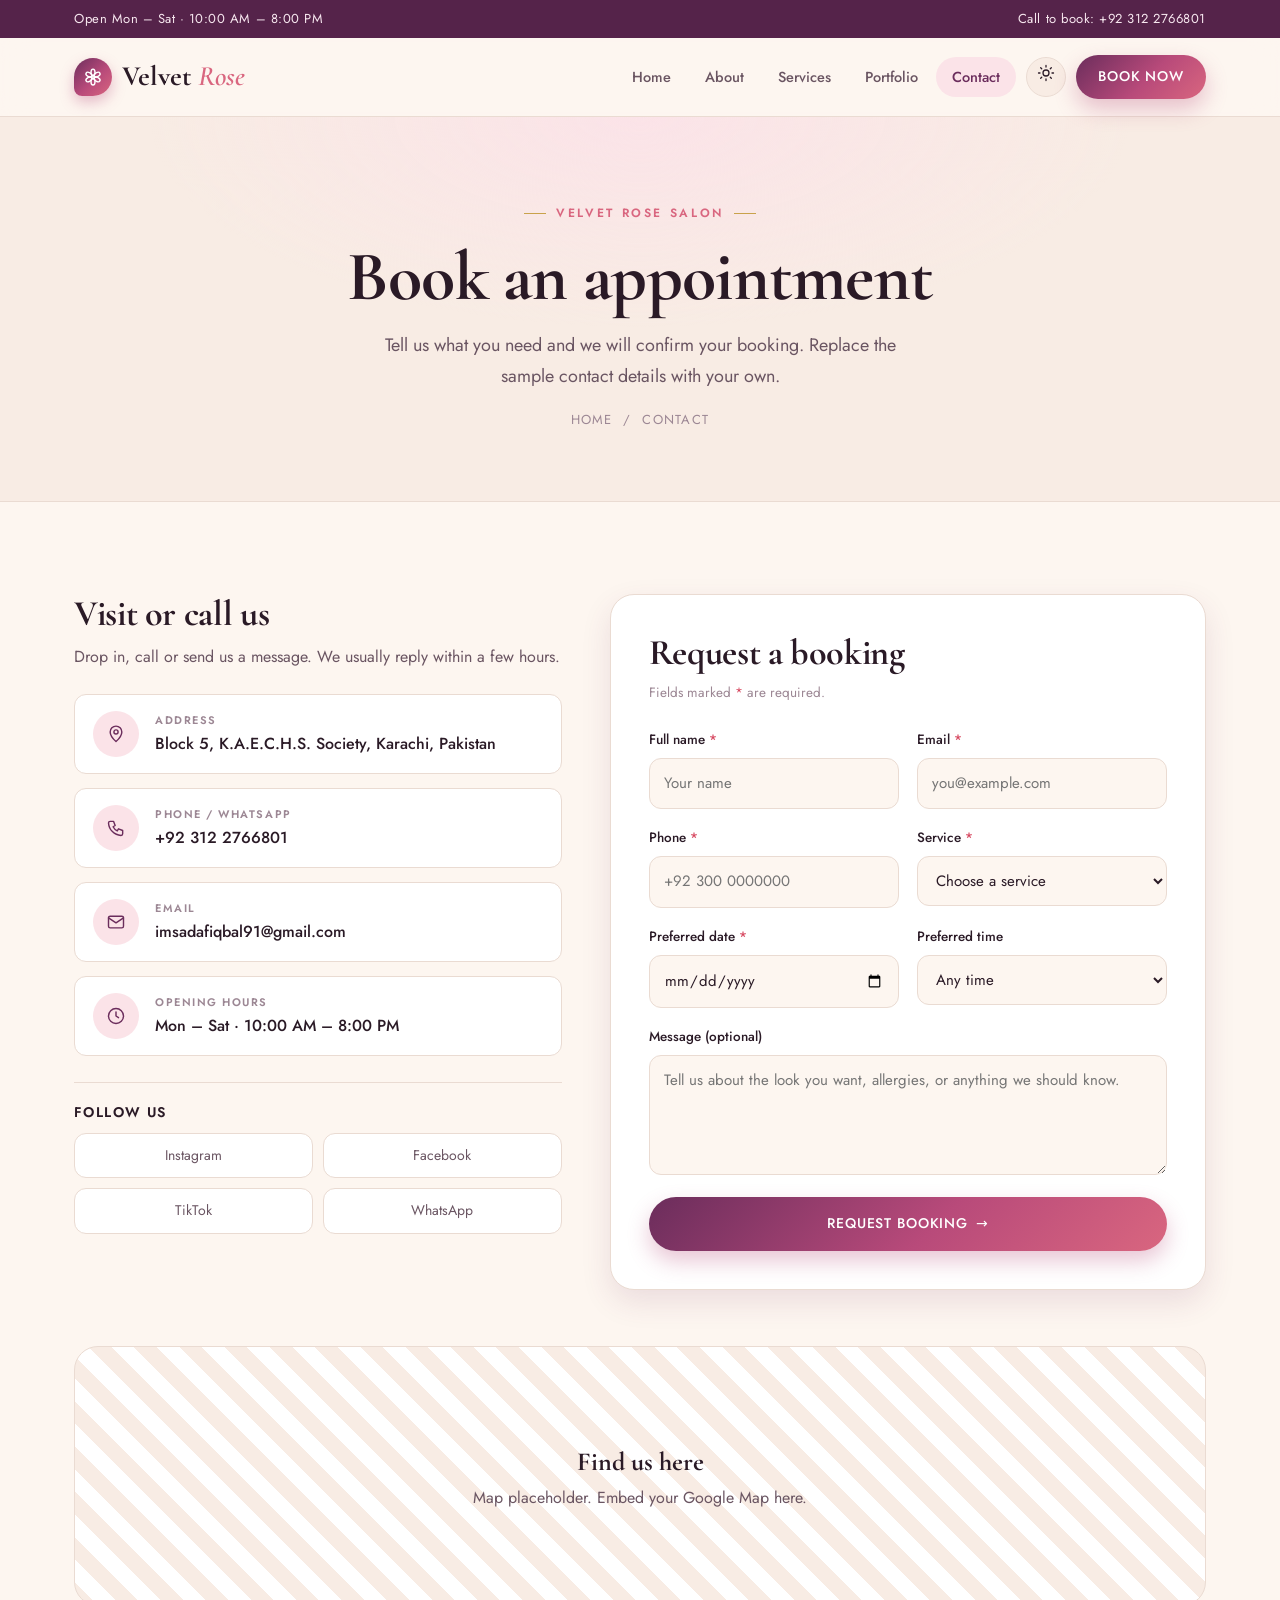
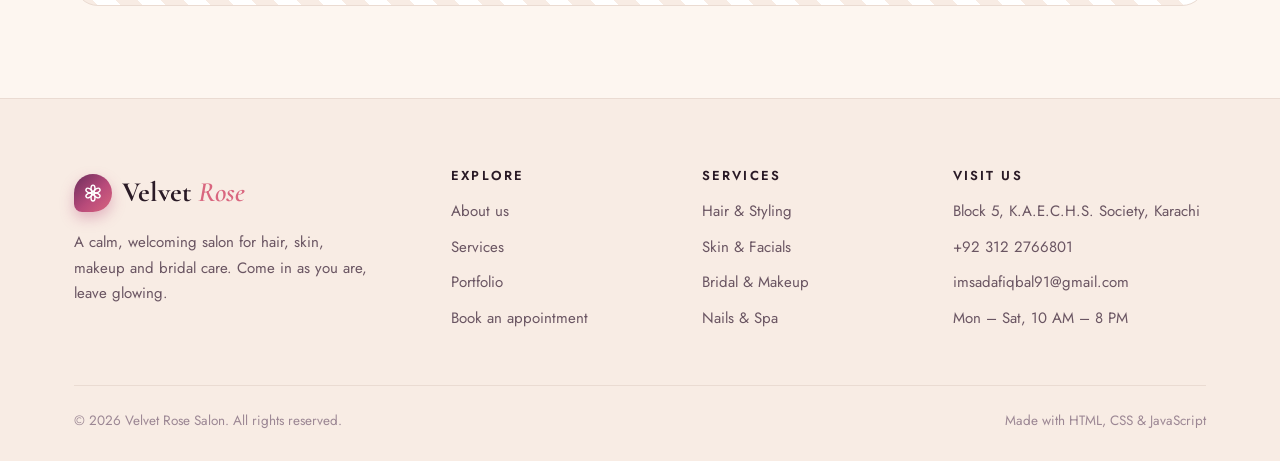
<file: velvet-rose-salon/contact.html>
<!DOCTYPE html>
<html lang="en">
<head>
  <meta charset="UTF-8">
  <meta name="viewport" content="width=device-width, initial-scale=1.0">
  <title>Contact &amp; Booking | Velvet Rose Salon</title>
  <meta name="description" content="Book an appointment or get in touch with Velvet Rose Salon.">
  <link rel="preconnect" href="https://fonts.googleapis.com">
  <link rel="preconnect" href="https://fonts.gstatic.com" crossorigin>
  <link rel="stylesheet" href="css/style.css">
</head>
<body>
  <div class="topbar">
    <div class="container">
      <span>Open Mon &ndash; Sat &middot; 10:00 AM &ndash; 8:00 PM</span>
      <a href="tel:+923122766801">Call to book: +92 312 2766801</a>
    </div>
  </div>
  <header class="site-header">
    <div class="container header-inner">
      <a href="index.html" class="brand" aria-label="Velvet Rose Salon, home">
        <span class="brand-mark"><svg viewBox="0 0 24 24" fill="none" stroke="currentColor" stroke-width="1.7" stroke-linecap="round" stroke-linejoin="round" aria-hidden="true"><ellipse cx="12" cy="6.4" rx="2.4" ry="3.9" transform="rotate(0 12 12)"/><ellipse cx="12" cy="6.4" rx="2.4" ry="3.9" transform="rotate(60 12 12)"/><ellipse cx="12" cy="6.4" rx="2.4" ry="3.9" transform="rotate(120 12 12)"/><ellipse cx="12" cy="6.4" rx="2.4" ry="3.9" transform="rotate(180 12 12)"/><ellipse cx="12" cy="6.4" rx="2.4" ry="3.9" transform="rotate(240 12 12)"/><ellipse cx="12" cy="6.4" rx="2.4" ry="3.9" transform="rotate(300 12 12)"/><circle cx="12" cy="12" r="1.6"/></svg></span>
        <span>Velvet <em>Rose</em></span>
      </a>
      <nav class="main-nav" id="mainNav" aria-label="Main navigation">
        <ul class="nav-list">
          <li><a href="index.html">Home</a></li>
          <li><a href="about.html">About</a></li>
          <li><a href="services.html">Services</a></li>
          <li><a href="portfolio.html">Portfolio</a></li>
          <li><a href="contact.html" class="active" aria-current="page">Contact</a></li>
        </ul>
        <button class="theme-toggle" id="themeToggle" aria-label="Toggle dark mode"><span class="ico-sun"><svg viewBox="0 0 24 24" fill="none" stroke="currentColor" stroke-width="1.7" stroke-linecap="round" stroke-linejoin="round" aria-hidden="true"><circle cx="12" cy="12" r="4"/><path d="M12 2v2M12 20v2M4.9 4.9l1.4 1.4M17.7 17.7l1.4 1.4M2 12h2M20 12h2M4.9 19.1l1.4-1.4M17.7 6.3l1.4-1.4"/></svg></span><span class="ico-moon"><svg viewBox="0 0 24 24" fill="none" stroke="currentColor" stroke-width="1.7" stroke-linecap="round" stroke-linejoin="round" aria-hidden="true"><path d="M20 14.5A8.5 8.5 0 0 1 9.5 4 8.5 8.5 0 1 0 20 14.5Z"/></svg></span></button>
        <a href="contact.html" class="btn btn-primary nav-cta">Book Now</a>
      </nav>
      <button class="hamburger" id="navToggle" aria-label="Open menu" aria-expanded="false"><span></span><span></span><span></span></button>
    </div>
  </header>

  <main>
    <section class="page-hero">
      <div class="container">
        <span class="eyebrow">Velvet Rose Salon</span>
        <h1>Book an appointment</h1>
        <p>Tell us what you need and we will confirm your booking. Replace the sample contact details with your own.</p>
        <div class="crumbs"><a href="index.html">Home</a> &nbsp;/&nbsp; Contact</div>
      </div>
    </section>

    <section class="section">
      <div class="container">
        <div class="contact-wrap">
          <div class="contact-info reveal">
            <h2>Visit or call us</h2>
            <p>Drop in, call or send us a message. We usually reply within a few hours.</p>
            <div class="info-card"><span class="icon-bubble"><svg viewBox="0 0 24 24" fill="none" stroke="currentColor" stroke-width="1.7" stroke-linecap="round" stroke-linejoin="round" aria-hidden="true"><path d="M12 21s7-6.2 7-11.5A7 7 0 0 0 5 9.5C5 14.8 12 21 12 21Z"/><circle cx="12" cy="9.5" r="2.5"/></svg></span><div><small>Address</small><span>Block 5, K.A.E.C.H.S. Society, Karachi, Pakistan</span></div></div>
            <div class="info-card"><span class="icon-bubble"><svg viewBox="0 0 24 24" fill="none" stroke="currentColor" stroke-width="1.7" stroke-linecap="round" stroke-linejoin="round" aria-hidden="true"><path d="M5 4h4l2 5-2.5 1.5a11 11 0 0 0 5 5L15 13l5 2v4a2 2 0 0 1-2 2A16 16 0 0 1 3 6a2 2 0 0 1 2-2Z"/></svg></span><div><small>Phone / WhatsApp</small><span>+92 312 2766801</span></div></div>
            <div class="info-card"><span class="icon-bubble"><svg viewBox="0 0 24 24" fill="none" stroke="currentColor" stroke-width="1.7" stroke-linecap="round" stroke-linejoin="round" aria-hidden="true"><rect x="3" y="5" width="18" height="14" rx="2"/><path d="m3 7 9 6 9-6"/></svg></span><div><small>Email</small><span>imsadafiqbal91@gmail.com</span></div></div>
            <div class="info-card"><span class="icon-bubble"><svg viewBox="0 0 24 24" fill="none" stroke="currentColor" stroke-width="1.7" stroke-linecap="round" stroke-linejoin="round" aria-hidden="true"><circle cx="12" cy="12" r="9"/><path d="M12 7v5l3 2"/></svg></span><div><small>Opening hours</small><span>Mon &ndash; Sat &middot; 10:00 AM &ndash; 8:00 PM</span></div></div>
            <div class="social"><h3>Follow us</h3><div class="social-grid"><a href="#">Instagram</a><a href="#">Facebook</a><a href="#">TikTok</a><a href="#">WhatsApp</a></div></div>
          </div>

          <div class="form-card reveal">
            <h2>Request a booking</h2>
            <p class="form-note">Fields marked <span class="req">*</span> are required.</p>
            <form id="bookingForm" novalidate>
              <div class="form-grid">
                <div class="field"><label for="name">Full name <span class="req">*</span></label><input type="text" id="name" name="name" placeholder="Your name" autocomplete="name"><span class="err"></span></div>
                <div class="field"><label for="email">Email <span class="req">*</span></label><input type="email" id="email" name="email" placeholder="you@example.com" autocomplete="email"><span class="err"></span></div>
                <div class="field"><label for="phone">Phone <span class="req">*</span></label><input type="tel" id="phone" name="phone" placeholder="+92 300 0000000" autocomplete="tel"><span class="err"></span></div>
                <div class="field"><label for="service">Service <span class="req">*</span></label>
                  <select id="service" name="service"><option value="">Choose a service</option>
                  <option>Hair Cut &amp; Styling</option>
                  <option>Hair Colour</option>
                  <option>Smoothing &amp; Treatments</option>
                  <option>Facial &amp; Skin Care</option>
                  <option>Bridal Makeup</option>
                  <option>Party Makeup</option>
                  <option>Manicure &amp; Pedicure</option>
                  <option>Spa &amp; Massage</option>
                  </select><span class="err"></span></div>
                <div class="field"><label for="date">Preferred date <span class="req">*</span></label><input type="date" id="date" name="date"><span class="err"></span></div>
                <div class="field"><label for="time">Preferred time</label>
                  <select id="time" name="time"><option value="">Any time</option>
                  <option>10:00 AM</option>
                  <option>11:00 AM</option>
                  <option>12:00 PM</option>
                  <option>1:00 PM</option>
                  <option>2:00 PM</option>
                  <option>3:00 PM</option>
                  <option>4:00 PM</option>
                  <option>5:00 PM</option>
                  <option>6:00 PM</option>
                  <option>7:00 PM</option>
                  </select></div>
                <div class="field full"><label for="message">Message (optional)</label><textarea id="message" name="message" placeholder="Tell us about the look you want, allergies, or anything we should know."></textarea><span class="err"></span></div>
              </div>
              <button type="submit" class="btn btn-primary form-submit">Request Booking <span class="arrow">&rarr;</span></button>
              <div class="form-success" id="formSuccess" role="status" tabindex="-1">Thank you! Your booking request has been received. We will contact you shortly to confirm.</div>
            </form>
          </div>
        </div>
        <div class="map-box reveal"><div><strong>Find us here</strong>Map placeholder. Embed your Google Map here.</div></div>
      </div>
    </section>
  </main>

  <footer class="site-footer">
    <div class="container">
      <div class="footer-grid">
        <div class="footer-about">
          <a href="index.html" class="brand"><span class="brand-mark"><svg viewBox="0 0 24 24" fill="none" stroke="currentColor" stroke-width="1.7" stroke-linecap="round" stroke-linejoin="round" aria-hidden="true"><ellipse cx="12" cy="6.4" rx="2.4" ry="3.9" transform="rotate(0 12 12)"/><ellipse cx="12" cy="6.4" rx="2.4" ry="3.9" transform="rotate(60 12 12)"/><ellipse cx="12" cy="6.4" rx="2.4" ry="3.9" transform="rotate(120 12 12)"/><ellipse cx="12" cy="6.4" rx="2.4" ry="3.9" transform="rotate(180 12 12)"/><ellipse cx="12" cy="6.4" rx="2.4" ry="3.9" transform="rotate(240 12 12)"/><ellipse cx="12" cy="6.4" rx="2.4" ry="3.9" transform="rotate(300 12 12)"/><circle cx="12" cy="12" r="1.6"/></svg></span><span>Velvet <em>Rose</em></span></a>
          <p>A calm, welcoming salon for hair, skin, makeup and bridal care. Come in as you are, leave glowing.</p>
        </div>
        <div class="footer-col">
          <h4>Explore</h4>
          <ul><li><a href="about.html">About us</a></li><li><a href="services.html">Services</a></li><li><a href="portfolio.html">Portfolio</a></li><li><a href="contact.html">Book an appointment</a></li></ul>
        </div>
        <div class="footer-col">
          <h4>Services</h4>
          <ul><li><a href="services.html">Hair &amp; Styling</a></li><li><a href="services.html">Skin &amp; Facials</a></li><li><a href="services.html">Bridal &amp; Makeup</a></li><li><a href="services.html">Nails &amp; Spa</a></li></ul>
        </div>
        <div class="footer-col">
          <h4>Visit us</h4>
          <ul><li>Block 5, K.A.E.C.H.S. Society, Karachi</li><li><a href="tel:+923122766801">+92 312 2766801</a></li><li><a href="mailto:imsadafiqbal91@gmail.com">imsadafiqbal91@gmail.com</a></li><li>Mon &ndash; Sat, 10 AM &ndash; 8 PM</li></ul>
        </div>
      </div>
      <div class="footer-bottom"><span>&copy; 2026 Velvet Rose Salon. All rights reserved.</span><span>Made with HTML, CSS &amp; JavaScript</span></div>
    </div>
  </footer>
  <button class="scroll-top" id="scrollTop" aria-label="Scroll to top">&uarr;</button>

  <script src="js/main.js"></script>
</body>
</html>
</file>
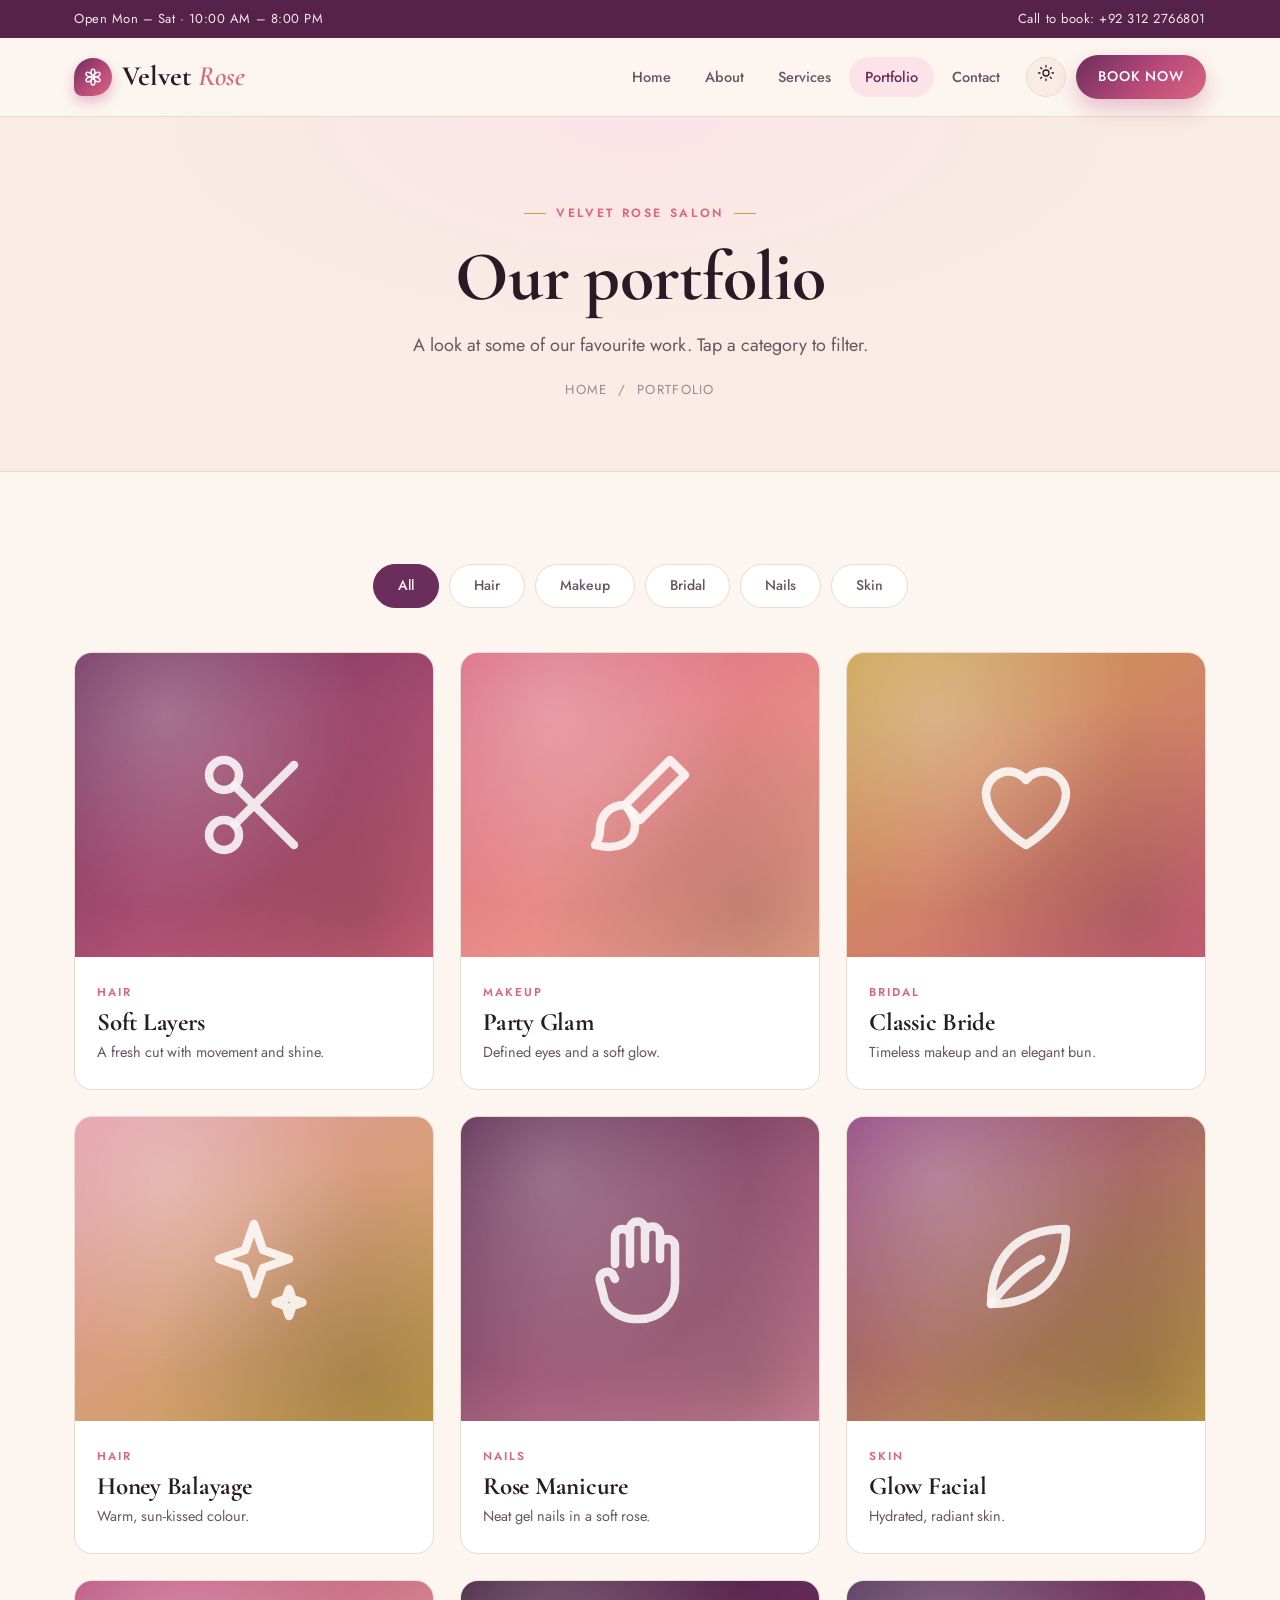
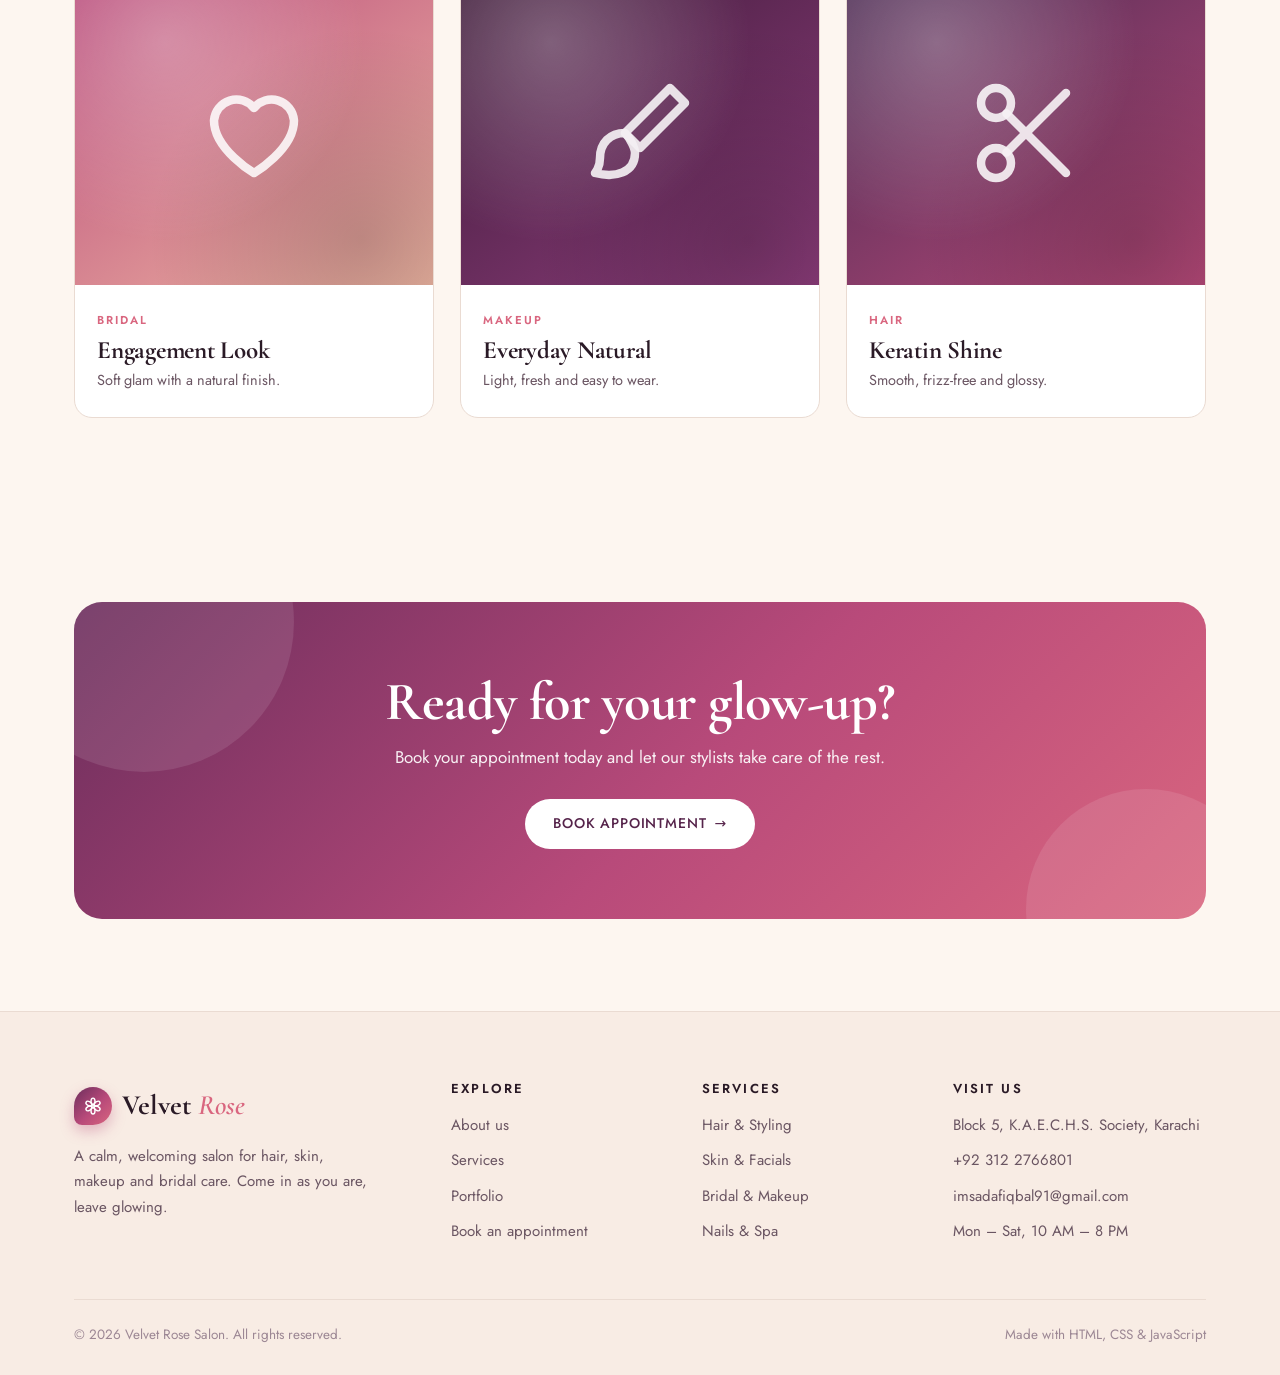
<file: velvet-rose-salon/portfolio.html>
<!DOCTYPE html>
<html lang="en">
<head>
  <meta charset="UTF-8">
  <meta name="viewport" content="width=device-width, initial-scale=1.0">
  <title>Portfolio | Velvet Rose Salon</title>
  <meta name="description" content="Hair, makeup, bridal, nails and skin work by Velvet Rose.">
  <link rel="preconnect" href="https://fonts.googleapis.com">
  <link rel="preconnect" href="https://fonts.gstatic.com" crossorigin>
  <link rel="stylesheet" href="css/style.css">
</head>
<body>
  <div class="topbar">
    <div class="container">
      <span>Open Mon &ndash; Sat &middot; 10:00 AM &ndash; 8:00 PM</span>
      <a href="tel:+923122766801">Call to book: +92 312 2766801</a>
    </div>
  </div>
  <header class="site-header">
    <div class="container header-inner">
      <a href="index.html" class="brand" aria-label="Velvet Rose Salon, home">
        <span class="brand-mark"><svg viewBox="0 0 24 24" fill="none" stroke="currentColor" stroke-width="1.7" stroke-linecap="round" stroke-linejoin="round" aria-hidden="true"><ellipse cx="12" cy="6.4" rx="2.4" ry="3.9" transform="rotate(0 12 12)"/><ellipse cx="12" cy="6.4" rx="2.4" ry="3.9" transform="rotate(60 12 12)"/><ellipse cx="12" cy="6.4" rx="2.4" ry="3.9" transform="rotate(120 12 12)"/><ellipse cx="12" cy="6.4" rx="2.4" ry="3.9" transform="rotate(180 12 12)"/><ellipse cx="12" cy="6.4" rx="2.4" ry="3.9" transform="rotate(240 12 12)"/><ellipse cx="12" cy="6.4" rx="2.4" ry="3.9" transform="rotate(300 12 12)"/><circle cx="12" cy="12" r="1.6"/></svg></span>
        <span>Velvet <em>Rose</em></span>
      </a>
      <nav class="main-nav" id="mainNav" aria-label="Main navigation">
        <ul class="nav-list">
          <li><a href="index.html">Home</a></li>
          <li><a href="about.html">About</a></li>
          <li><a href="services.html">Services</a></li>
          <li><a href="portfolio.html" class="active" aria-current="page">Portfolio</a></li>
          <li><a href="contact.html">Contact</a></li>
        </ul>
        <button class="theme-toggle" id="themeToggle" aria-label="Toggle dark mode"><span class="ico-sun"><svg viewBox="0 0 24 24" fill="none" stroke="currentColor" stroke-width="1.7" stroke-linecap="round" stroke-linejoin="round" aria-hidden="true"><circle cx="12" cy="12" r="4"/><path d="M12 2v2M12 20v2M4.9 4.9l1.4 1.4M17.7 17.7l1.4 1.4M2 12h2M20 12h2M4.9 19.1l1.4-1.4M17.7 6.3l1.4-1.4"/></svg></span><span class="ico-moon"><svg viewBox="0 0 24 24" fill="none" stroke="currentColor" stroke-width="1.7" stroke-linecap="round" stroke-linejoin="round" aria-hidden="true"><path d="M20 14.5A8.5 8.5 0 0 1 9.5 4 8.5 8.5 0 1 0 20 14.5Z"/></svg></span></button>
        <a href="contact.html" class="btn btn-primary nav-cta">Book Now</a>
      </nav>
      <button class="hamburger" id="navToggle" aria-label="Open menu" aria-expanded="false"><span></span><span></span><span></span></button>
    </div>
  </header>

  <main>
    <section class="page-hero">
      <div class="container">
        <span class="eyebrow">Velvet Rose Salon</span>
        <h1>Our portfolio</h1>
        <p>A look at some of our favourite work. Tap a category to filter.</p>
        <div class="crumbs"><a href="index.html">Home</a> &nbsp;/&nbsp; Portfolio</div>
      </div>
    </section>

    <section class="section">
      <div class="container">
        <div class="filters" role="group" aria-label="Filter portfolio">
          <button class="filter-btn active" data-filter="all" aria-pressed="true">All</button>
          <button class="filter-btn" data-filter="hair" aria-pressed="false">Hair</button>
          <button class="filter-btn" data-filter="makeup" aria-pressed="false">Makeup</button>
          <button class="filter-btn" data-filter="bridal" aria-pressed="false">Bridal</button>
          <button class="filter-btn" data-filter="nails" aria-pressed="false">Nails</button>
          <button class="filter-btn" data-filter="skin" aria-pressed="false">Skin</button>
        </div>
        <div class="grid-3">
        <article class="card work reveal" data-category="hair"><div class="work-art"><div class="art art-1"><svg viewBox="0 0 24 24" fill="none" stroke="currentColor" stroke-width="1.7" stroke-linecap="round" stroke-linejoin="round" aria-hidden="true"><circle cx="6" cy="6" r="3"/><circle cx="6" cy="18" r="3"/><path d="M8.1 8.1 20 20M8.1 15.9 20 4"/></svg></div></div><div class="work-info"><span class="tag">Hair</span><h3>Soft Layers</h3><p style="color:var(--ink-soft)">A fresh cut with movement and shine.</p></div></article>
        <article class="card work reveal" data-category="makeup"><div class="work-art"><div class="art art-4"><svg viewBox="0 0 24 24" fill="none" stroke="currentColor" stroke-width="1.7" stroke-linecap="round" stroke-linejoin="round" aria-hidden="true"><path d="M18 3l3 3-9 9-3-3Z"/><path d="M9 12c-3 0-5 2-5 5 0 2-1 3-1 3 4 1 8 0 8-4 0-1-1-3-2-4Z"/></svg></div></div><div class="work-info"><span class="tag">Makeup</span><h3>Party Glam</h3><p style="color:var(--ink-soft)">Defined eyes and a soft glow.</p></div></article>
        <article class="card work reveal" data-category="bridal"><div class="work-art"><div class="art art-2"><svg viewBox="0 0 24 24" fill="none" stroke="currentColor" stroke-width="1.7" stroke-linecap="round" stroke-linejoin="round" aria-hidden="true"><path d="M12 20s-8-4.7-8-10.5A4.5 4.5 0 0 1 12 7a4.5 4.5 0 0 1 8 2.5C20 15.3 12 20 12 20Z"/></svg></div></div><div class="work-info"><span class="tag">Bridal</span><h3>Classic Bride</h3><p style="color:var(--ink-soft)">Timeless makeup and an elegant bun.</p></div></article>
        <article class="card work reveal" data-category="hair"><div class="work-art"><div class="art art-7"><svg viewBox="0 0 24 24" fill="none" stroke="currentColor" stroke-width="1.7" stroke-linecap="round" stroke-linejoin="round" aria-hidden="true"><path d="M12 3l1.8 5.2L19 10l-5.2 1.8L12 17l-1.8-5.2L5 10l5.2-1.8Z"/><path d="M19 16l.7 2 2 .7-2 .7-.7 2-.7-2-2-.7 2-.7Z"/></svg></div></div><div class="work-info"><span class="tag">Hair</span><h3>Honey Balayage</h3><p style="color:var(--ink-soft)">Warm, sun-kissed colour.</p></div></article>
        <article class="card work reveal" data-category="nails"><div class="work-art"><div class="art art-6"><svg viewBox="0 0 24 24" fill="none" stroke="currentColor" stroke-width="1.7" stroke-linecap="round" stroke-linejoin="round" aria-hidden="true"><path d="M7 11V5.5a1.5 1.5 0 0 1 3 0V11m0-1V4a1.5 1.5 0 0 1 3 0v6m0-5a1.5 1.5 0 0 1 3 0v5m0-2.5a1.5 1.5 0 0 1 3 0V15a7 7 0 0 1-7 7h-1a7 7 0 0 1-6-3.5L4 14.5a1.5 1.5 0 0 1 2.5-1.5L7 14"/></svg></div></div><div class="work-info"><span class="tag">Nails</span><h3>Rose Manicure</h3><p style="color:var(--ink-soft)">Neat gel nails in a soft rose.</p></div></article>
        <article class="card work reveal" data-category="skin"><div class="work-art"><div class="art art-5"><svg viewBox="0 0 24 24" fill="none" stroke="currentColor" stroke-width="1.7" stroke-linecap="round" stroke-linejoin="round" aria-hidden="true"><path d="M5 19C5 9 11 4 20 4c0 9-5 15-15 15Z"/><path d="M5 19c3-4 6-7 10-9"/></svg></div></div><div class="work-info"><span class="tag">Skin</span><h3>Glow Facial</h3><p style="color:var(--ink-soft)">Hydrated, radiant skin.</p></div></article>
        <article class="card work reveal" data-category="bridal"><div class="work-art"><div class="art art-9"><svg viewBox="0 0 24 24" fill="none" stroke="currentColor" stroke-width="1.7" stroke-linecap="round" stroke-linejoin="round" aria-hidden="true"><path d="M12 20s-8-4.7-8-10.5A4.5 4.5 0 0 1 12 7a4.5 4.5 0 0 1 8 2.5C20 15.3 12 20 12 20Z"/></svg></div></div><div class="work-info"><span class="tag">Bridal</span><h3>Engagement Look</h3><p style="color:var(--ink-soft)">Soft glam with a natural finish.</p></div></article>
        <article class="card work reveal" data-category="makeup"><div class="work-art"><div class="art art-3"><svg viewBox="0 0 24 24" fill="none" stroke="currentColor" stroke-width="1.7" stroke-linecap="round" stroke-linejoin="round" aria-hidden="true"><path d="M18 3l3 3-9 9-3-3Z"/><path d="M9 12c-3 0-5 2-5 5 0 2-1 3-1 3 4 1 8 0 8-4 0-1-1-3-2-4Z"/></svg></div></div><div class="work-info"><span class="tag">Makeup</span><h3>Everyday Natural</h3><p style="color:var(--ink-soft)">Light, fresh and easy to wear.</p></div></article>
        <article class="card work reveal" data-category="hair"><div class="work-art"><div class="art art-8"><svg viewBox="0 0 24 24" fill="none" stroke="currentColor" stroke-width="1.7" stroke-linecap="round" stroke-linejoin="round" aria-hidden="true"><circle cx="6" cy="6" r="3"/><circle cx="6" cy="18" r="3"/><path d="M8.1 8.1 20 20M8.1 15.9 20 4"/></svg></div></div><div class="work-info"><span class="tag">Hair</span><h3>Keratin Shine</h3><p style="color:var(--ink-soft)">Smooth, frizz-free and glossy.</p></div></article>
        </div>
        <p class="empty" id="emptyMsg">No work in this category yet. Check back soon!</p>
      </div>
    </section>

    <section class="section">
      <div class="container">
        <div class="cta reveal">
          <h2>Ready for your glow-up?</h2>
          <p>Book your appointment today and let our stylists take care of the rest.</p>
          <a href="contact.html" class="btn btn-light">Book Appointment <span class="arrow">&rarr;</span></a>
        </div>
      </div>
    </section>
  </main>

  <footer class="site-footer">
    <div class="container">
      <div class="footer-grid">
        <div class="footer-about">
          <a href="index.html" class="brand"><span class="brand-mark"><svg viewBox="0 0 24 24" fill="none" stroke="currentColor" stroke-width="1.7" stroke-linecap="round" stroke-linejoin="round" aria-hidden="true"><ellipse cx="12" cy="6.4" rx="2.4" ry="3.9" transform="rotate(0 12 12)"/><ellipse cx="12" cy="6.4" rx="2.4" ry="3.9" transform="rotate(60 12 12)"/><ellipse cx="12" cy="6.4" rx="2.4" ry="3.9" transform="rotate(120 12 12)"/><ellipse cx="12" cy="6.4" rx="2.4" ry="3.9" transform="rotate(180 12 12)"/><ellipse cx="12" cy="6.4" rx="2.4" ry="3.9" transform="rotate(240 12 12)"/><ellipse cx="12" cy="6.4" rx="2.4" ry="3.9" transform="rotate(300 12 12)"/><circle cx="12" cy="12" r="1.6"/></svg></span><span>Velvet <em>Rose</em></span></a>
          <p>A calm, welcoming salon for hair, skin, makeup and bridal care. Come in as you are, leave glowing.</p>
        </div>
        <div class="footer-col">
          <h4>Explore</h4>
          <ul><li><a href="about.html">About us</a></li><li><a href="services.html">Services</a></li><li><a href="portfolio.html">Portfolio</a></li><li><a href="contact.html">Book an appointment</a></li></ul>
        </div>
        <div class="footer-col">
          <h4>Services</h4>
          <ul><li><a href="services.html">Hair &amp; Styling</a></li><li><a href="services.html">Skin &amp; Facials</a></li><li><a href="services.html">Bridal &amp; Makeup</a></li><li><a href="services.html">Nails &amp; Spa</a></li></ul>
        </div>
        <div class="footer-col">
          <h4>Visit us</h4>
          <ul><li>Block 5, K.A.E.C.H.S. Society, Karachi</li><li><a href="tel:+923122766801">+92 312 2766801</a></li><li><a href="mailto:imsadafiqbal91@gmail.com">imsadafiqbal91@gmail.com</a></li><li>Mon &ndash; Sat, 10 AM &ndash; 8 PM</li></ul>
        </div>
      </div>
      <div class="footer-bottom"><span>&copy; 2026 Velvet Rose Salon. All rights reserved.</span><span>Made with HTML, CSS &amp; JavaScript</span></div>
    </div>
  </footer>
  <button class="scroll-top" id="scrollTop" aria-label="Scroll to top">&uarr;</button>

  <script src="js/main.js"></script>
</body>
</html>
</file>
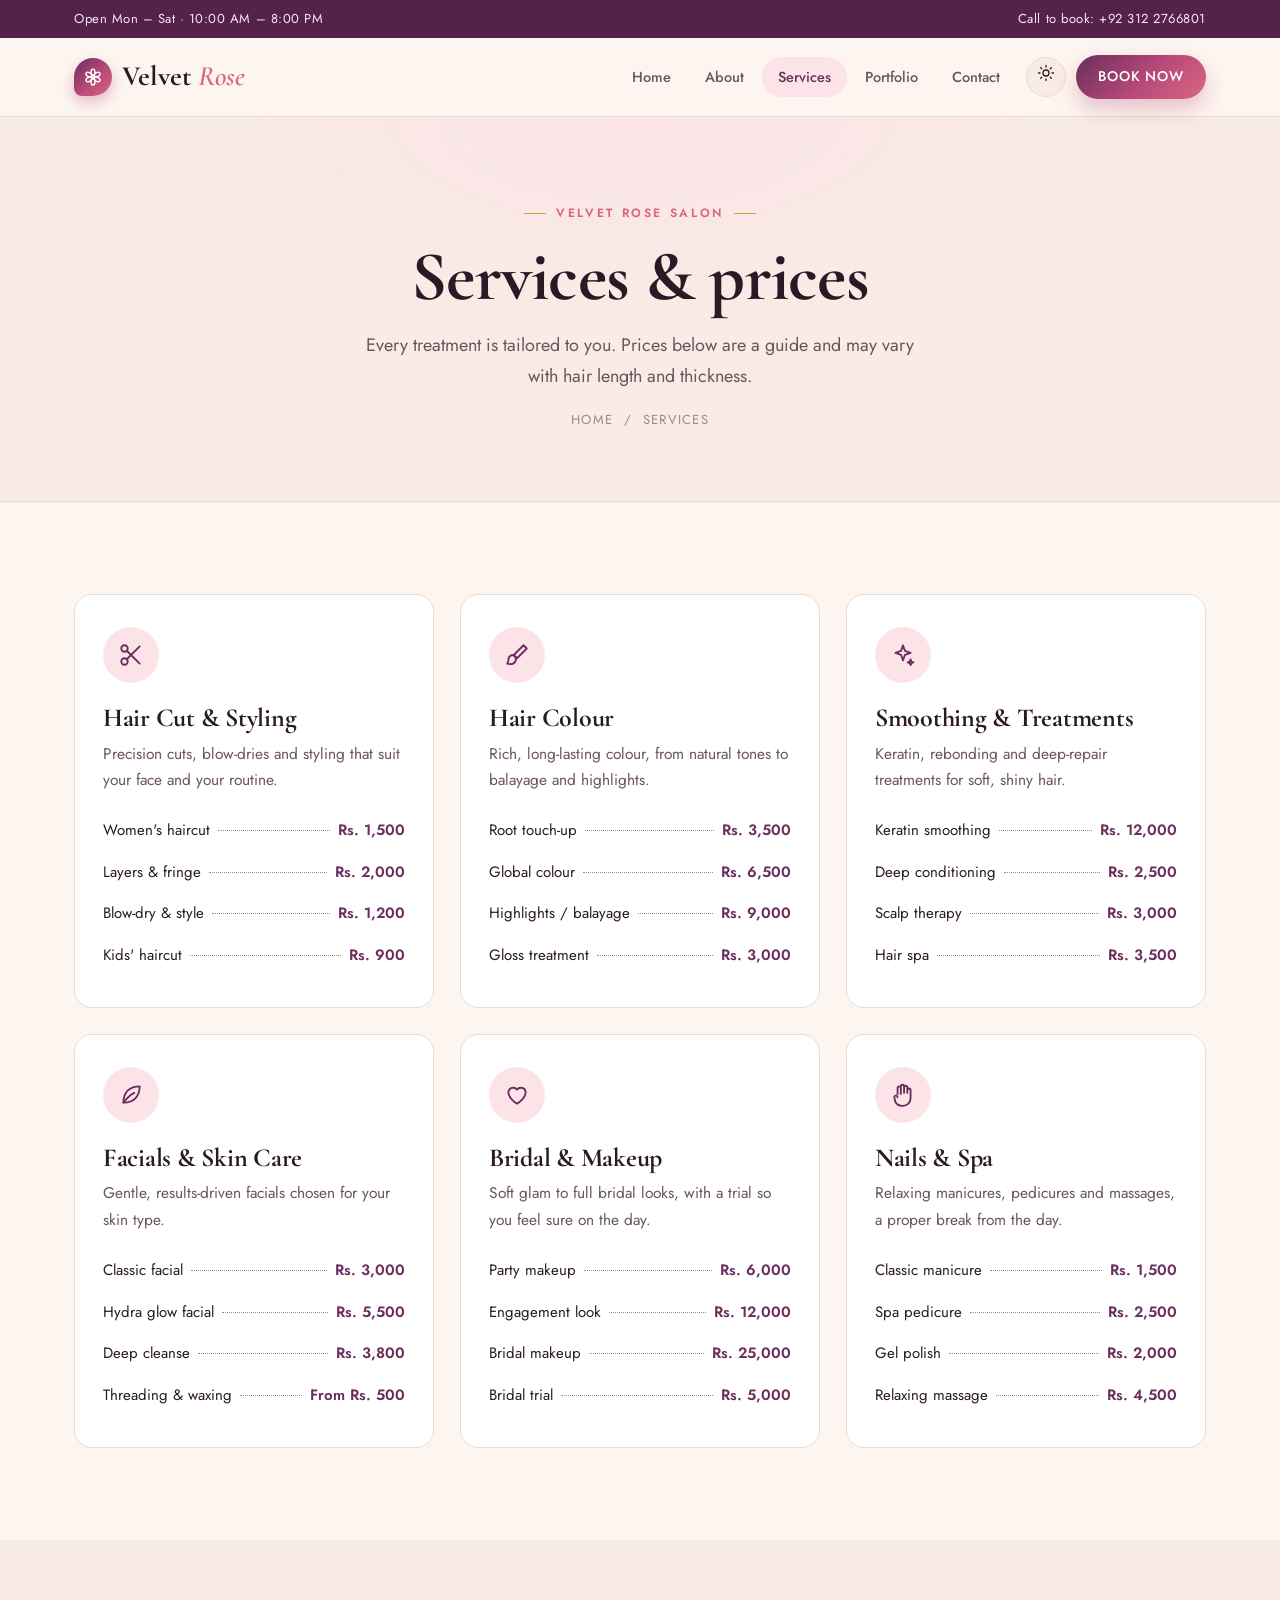
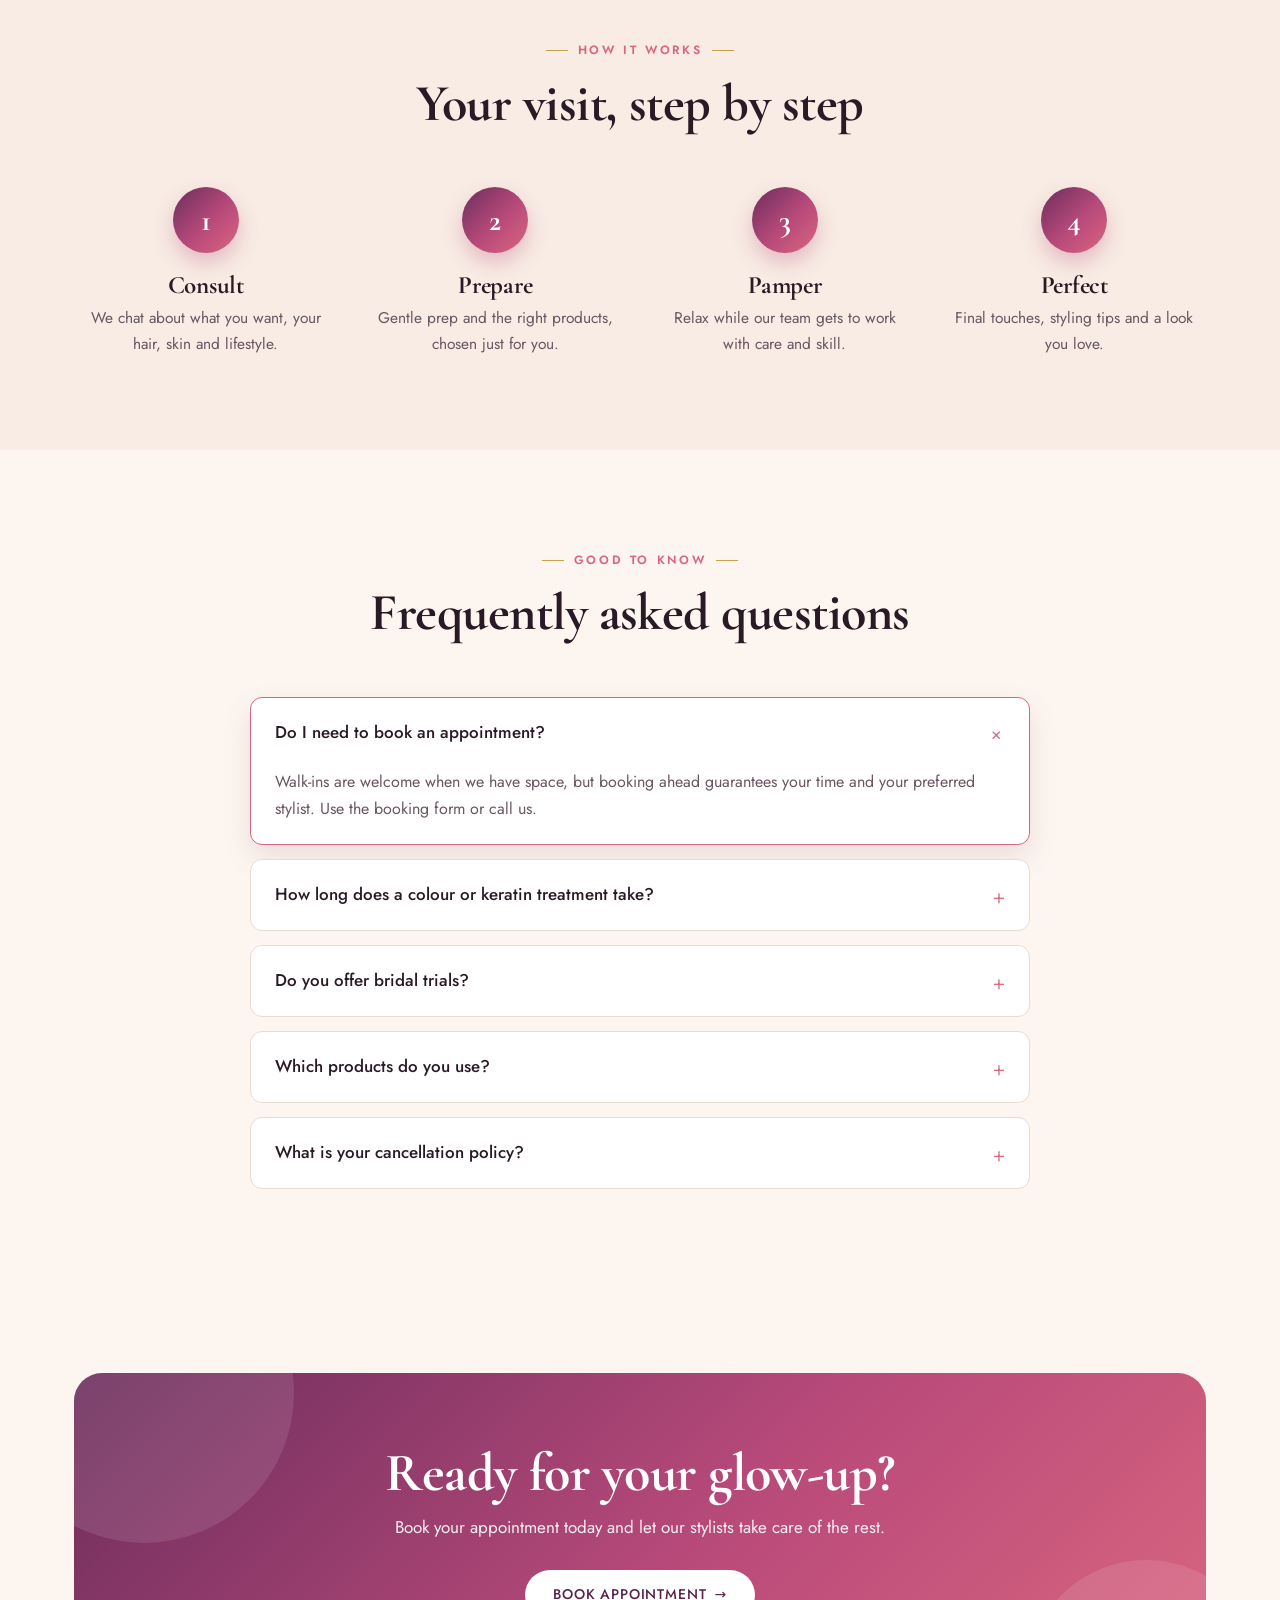
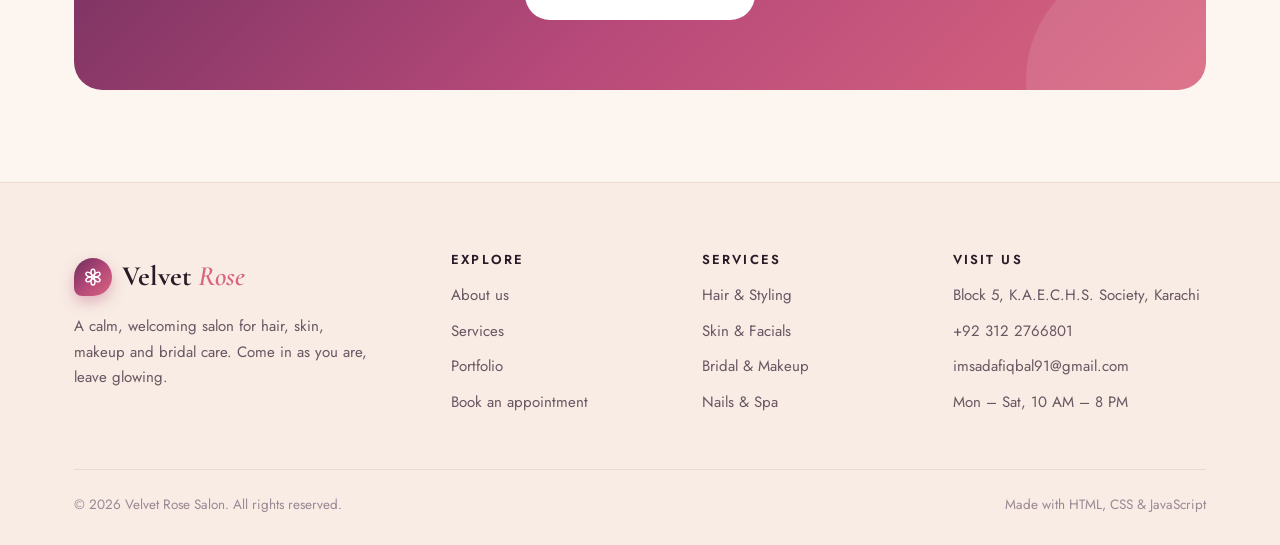
<file: velvet-rose-salon/services.html>
<!DOCTYPE html>
<html lang="en">
<head>
  <meta charset="UTF-8">
  <meta name="viewport" content="width=device-width, initial-scale=1.0">
  <title>Services &amp; Prices | Velvet Rose Salon</title>
  <meta name="description" content="Hair, colour, treatments, facials, bridal makeup, nails and spa, with prices.">
  <link rel="preconnect" href="https://fonts.googleapis.com">
  <link rel="preconnect" href="https://fonts.gstatic.com" crossorigin>
  <link rel="stylesheet" href="css/style.css">
</head>
<body>
  <div class="topbar">
    <div class="container">
      <span>Open Mon &ndash; Sat &middot; 10:00 AM &ndash; 8:00 PM</span>
      <a href="tel:+923122766801">Call to book: +92 312 2766801</a>
    </div>
  </div>
  <header class="site-header">
    <div class="container header-inner">
      <a href="index.html" class="brand" aria-label="Velvet Rose Salon, home">
        <span class="brand-mark"><svg viewBox="0 0 24 24" fill="none" stroke="currentColor" stroke-width="1.7" stroke-linecap="round" stroke-linejoin="round" aria-hidden="true"><ellipse cx="12" cy="6.4" rx="2.4" ry="3.9" transform="rotate(0 12 12)"/><ellipse cx="12" cy="6.4" rx="2.4" ry="3.9" transform="rotate(60 12 12)"/><ellipse cx="12" cy="6.4" rx="2.4" ry="3.9" transform="rotate(120 12 12)"/><ellipse cx="12" cy="6.4" rx="2.4" ry="3.9" transform="rotate(180 12 12)"/><ellipse cx="12" cy="6.4" rx="2.4" ry="3.9" transform="rotate(240 12 12)"/><ellipse cx="12" cy="6.4" rx="2.4" ry="3.9" transform="rotate(300 12 12)"/><circle cx="12" cy="12" r="1.6"/></svg></span>
        <span>Velvet <em>Rose</em></span>
      </a>
      <nav class="main-nav" id="mainNav" aria-label="Main navigation">
        <ul class="nav-list">
          <li><a href="index.html">Home</a></li>
          <li><a href="about.html">About</a></li>
          <li><a href="services.html" class="active" aria-current="page">Services</a></li>
          <li><a href="portfolio.html">Portfolio</a></li>
          <li><a href="contact.html">Contact</a></li>
        </ul>
        <button class="theme-toggle" id="themeToggle" aria-label="Toggle dark mode"><span class="ico-sun"><svg viewBox="0 0 24 24" fill="none" stroke="currentColor" stroke-width="1.7" stroke-linecap="round" stroke-linejoin="round" aria-hidden="true"><circle cx="12" cy="12" r="4"/><path d="M12 2v2M12 20v2M4.9 4.9l1.4 1.4M17.7 17.7l1.4 1.4M2 12h2M20 12h2M4.9 19.1l1.4-1.4M17.7 6.3l1.4-1.4"/></svg></span><span class="ico-moon"><svg viewBox="0 0 24 24" fill="none" stroke="currentColor" stroke-width="1.7" stroke-linecap="round" stroke-linejoin="round" aria-hidden="true"><path d="M20 14.5A8.5 8.5 0 0 1 9.5 4 8.5 8.5 0 1 0 20 14.5Z"/></svg></span></button>
        <a href="contact.html" class="btn btn-primary nav-cta">Book Now</a>
      </nav>
      <button class="hamburger" id="navToggle" aria-label="Open menu" aria-expanded="false"><span></span><span></span><span></span></button>
    </div>
  </header>

  <main>
    <section class="page-hero">
      <div class="container">
        <span class="eyebrow">Velvet Rose Salon</span>
        <h1>Services &amp; prices</h1>
        <p>Every treatment is tailored to you. Prices below are a guide and may vary with hair length and thickness.</p>
        <div class="crumbs"><a href="index.html">Home</a> &nbsp;/&nbsp; Services</div>
      </div>
    </section>

    <section class="section">
      <div class="container">
        <div class="grid-3">
        <article class="card reveal"><div class="icon-bubble"><svg viewBox="0 0 24 24" fill="none" stroke="currentColor" stroke-width="1.7" stroke-linecap="round" stroke-linejoin="round" aria-hidden="true"><circle cx="6" cy="6" r="3"/><circle cx="6" cy="18" r="3"/><path d="M8.1 8.1 20 20M8.1 15.9 20 4"/></svg></div><h3>Hair Cut &amp; Styling</h3><p>Precision cuts, blow-dries and styling that suit your face and your routine.</p>
          <ul class="price-list">
            <li><span>Women's haircut</span><span class="dots"></span><b>Rs. 1,500</b></li>
            <li><span>Layers &amp; fringe</span><span class="dots"></span><b>Rs. 2,000</b></li>
            <li><span>Blow-dry &amp; style</span><span class="dots"></span><b>Rs. 1,200</b></li>
            <li><span>Kids' haircut</span><span class="dots"></span><b>Rs. 900</b></li>
          </ul></article>
        <article class="card reveal"><div class="icon-bubble"><svg viewBox="0 0 24 24" fill="none" stroke="currentColor" stroke-width="1.7" stroke-linecap="round" stroke-linejoin="round" aria-hidden="true"><path d="M18 3l3 3-9 9-3-3Z"/><path d="M9 12c-3 0-5 2-5 5 0 2-1 3-1 3 4 1 8 0 8-4 0-1-1-3-2-4Z"/></svg></div><h3>Hair Colour</h3><p>Rich, long-lasting colour, from natural tones to balayage and highlights.</p>
          <ul class="price-list">
            <li><span>Root touch-up</span><span class="dots"></span><b>Rs. 3,500</b></li>
            <li><span>Global colour</span><span class="dots"></span><b>Rs. 6,500</b></li>
            <li><span>Highlights / balayage</span><span class="dots"></span><b>Rs. 9,000</b></li>
            <li><span>Gloss treatment</span><span class="dots"></span><b>Rs. 3,000</b></li>
          </ul></article>
        <article class="card reveal"><div class="icon-bubble"><svg viewBox="0 0 24 24" fill="none" stroke="currentColor" stroke-width="1.7" stroke-linecap="round" stroke-linejoin="round" aria-hidden="true"><path d="M12 3l1.8 5.2L19 10l-5.2 1.8L12 17l-1.8-5.2L5 10l5.2-1.8Z"/><path d="M19 16l.7 2 2 .7-2 .7-.7 2-.7-2-2-.7 2-.7Z"/></svg></div><h3>Smoothing &amp; Treatments</h3><p>Keratin, rebonding and deep-repair treatments for soft, shiny hair.</p>
          <ul class="price-list">
            <li><span>Keratin smoothing</span><span class="dots"></span><b>Rs. 12,000</b></li>
            <li><span>Deep conditioning</span><span class="dots"></span><b>Rs. 2,500</b></li>
            <li><span>Scalp therapy</span><span class="dots"></span><b>Rs. 3,000</b></li>
            <li><span>Hair spa</span><span class="dots"></span><b>Rs. 3,500</b></li>
          </ul></article>
        <article class="card reveal"><div class="icon-bubble"><svg viewBox="0 0 24 24" fill="none" stroke="currentColor" stroke-width="1.7" stroke-linecap="round" stroke-linejoin="round" aria-hidden="true"><path d="M5 19C5 9 11 4 20 4c0 9-5 15-15 15Z"/><path d="M5 19c3-4 6-7 10-9"/></svg></div><h3>Facials &amp; Skin Care</h3><p>Gentle, results-driven facials chosen for your skin type.</p>
          <ul class="price-list">
            <li><span>Classic facial</span><span class="dots"></span><b>Rs. 3,000</b></li>
            <li><span>Hydra glow facial</span><span class="dots"></span><b>Rs. 5,500</b></li>
            <li><span>Deep cleanse</span><span class="dots"></span><b>Rs. 3,800</b></li>
            <li><span>Threading &amp; waxing</span><span class="dots"></span><b>From Rs. 500</b></li>
          </ul></article>
        <article class="card reveal"><div class="icon-bubble"><svg viewBox="0 0 24 24" fill="none" stroke="currentColor" stroke-width="1.7" stroke-linecap="round" stroke-linejoin="round" aria-hidden="true"><path d="M12 20s-8-4.7-8-10.5A4.5 4.5 0 0 1 12 7a4.5 4.5 0 0 1 8 2.5C20 15.3 12 20 12 20Z"/></svg></div><h3>Bridal &amp; Makeup</h3><p>Soft glam to full bridal looks, with a trial so you feel sure on the day.</p>
          <ul class="price-list">
            <li><span>Party makeup</span><span class="dots"></span><b>Rs. 6,000</b></li>
            <li><span>Engagement look</span><span class="dots"></span><b>Rs. 12,000</b></li>
            <li><span>Bridal makeup</span><span class="dots"></span><b>Rs. 25,000</b></li>
            <li><span>Bridal trial</span><span class="dots"></span><b>Rs. 5,000</b></li>
          </ul></article>
        <article class="card reveal"><div class="icon-bubble"><svg viewBox="0 0 24 24" fill="none" stroke="currentColor" stroke-width="1.7" stroke-linecap="round" stroke-linejoin="round" aria-hidden="true"><path d="M7 11V5.5a1.5 1.5 0 0 1 3 0V11m0-1V4a1.5 1.5 0 0 1 3 0v6m0-5a1.5 1.5 0 0 1 3 0v5m0-2.5a1.5 1.5 0 0 1 3 0V15a7 7 0 0 1-7 7h-1a7 7 0 0 1-6-3.5L4 14.5a1.5 1.5 0 0 1 2.5-1.5L7 14"/></svg></div><h3>Nails &amp; Spa</h3><p>Relaxing manicures, pedicures and massages, a proper break from the day.</p>
          <ul class="price-list">
            <li><span>Classic manicure</span><span class="dots"></span><b>Rs. 1,500</b></li>
            <li><span>Spa pedicure</span><span class="dots"></span><b>Rs. 2,500</b></li>
            <li><span>Gel polish</span><span class="dots"></span><b>Rs. 2,000</b></li>
            <li><span>Relaxing massage</span><span class="dots"></span><b>Rs. 4,500</b></li>
          </ul></article>
        </div>
      </div>
    </section>

    <section class="section section-alt">
      <div class="container">
      <div class="section-head reveal">
        <span class="eyebrow">How it works</span>
        <h2>Your visit, step by step</h2>
      </div>
        <div class="steps">
        <div class="step reveal"><div class="step-no">1</div><h3>Consult</h3><p>We chat about what you want, your hair, skin and lifestyle.</p></div>
        <div class="step reveal"><div class="step-no">2</div><h3>Prepare</h3><p>Gentle prep and the right products, chosen just for you.</p></div>
        <div class="step reveal"><div class="step-no">3</div><h3>Pamper</h3><p>Relax while our team gets to work with care and skill.</p></div>
        <div class="step reveal"><div class="step-no">4</div><h3>Perfect</h3><p>Final touches, styling tips and a look you love.</p></div>
        </div>
      </div>
    </section>

    <section class="section">
      <div class="container">
      <div class="section-head reveal">
        <span class="eyebrow">Good to know</span>
        <h2>Frequently asked questions</h2>
      </div>
        <div class="faq reveal">
        <div class="faq-item"><button class="faq-q" aria-expanded="false">Do I need to book an appointment?</button><div class="faq-a"><p>Walk-ins are welcome when we have space, but booking ahead guarantees your time and your preferred stylist. Use the booking form or call us.</p></div></div>
        <div class="faq-item"><button class="faq-q" aria-expanded="false">How long does a colour or keratin treatment take?</button><div class="faq-a"><p>A root touch-up takes about 90 minutes, highlights 3 to 4 hours, and keratin smoothing 3 to 4 hours. We will confirm the time when you book.</p></div></div>
        <div class="faq-item"><button class="faq-q" aria-expanded="false">Do you offer bridal trials?</button><div class="faq-a"><p>Yes. A bridal trial is available for makeup and hair so you can try your look and make changes before the big day.</p></div></div>
        <div class="faq-item"><button class="faq-q" aria-expanded="false">Which products do you use?</button><div class="faq-a"><p>We use trusted professional brands that are gentle on hair and skin. Tell us about any allergies and we will choose accordingly.</p></div></div>
        <div class="faq-item"><button class="faq-q" aria-expanded="false">What is your cancellation policy?</button><div class="faq-a"><p>Please let us know at least 24 hours before your appointment so we can offer the slot to someone else. You can change your time free of charge.</p></div></div>
        </div>
      </div>
    </section>

    <section class="section">
      <div class="container">
        <div class="cta reveal">
          <h2>Ready for your glow-up?</h2>
          <p>Book your appointment today and let our stylists take care of the rest.</p>
          <a href="contact.html" class="btn btn-light">Book Appointment <span class="arrow">&rarr;</span></a>
        </div>
      </div>
    </section>
  </main>

  <footer class="site-footer">
    <div class="container">
      <div class="footer-grid">
        <div class="footer-about">
          <a href="index.html" class="brand"><span class="brand-mark"><svg viewBox="0 0 24 24" fill="none" stroke="currentColor" stroke-width="1.7" stroke-linecap="round" stroke-linejoin="round" aria-hidden="true"><ellipse cx="12" cy="6.4" rx="2.4" ry="3.9" transform="rotate(0 12 12)"/><ellipse cx="12" cy="6.4" rx="2.4" ry="3.9" transform="rotate(60 12 12)"/><ellipse cx="12" cy="6.4" rx="2.4" ry="3.9" transform="rotate(120 12 12)"/><ellipse cx="12" cy="6.4" rx="2.4" ry="3.9" transform="rotate(180 12 12)"/><ellipse cx="12" cy="6.4" rx="2.4" ry="3.9" transform="rotate(240 12 12)"/><ellipse cx="12" cy="6.4" rx="2.4" ry="3.9" transform="rotate(300 12 12)"/><circle cx="12" cy="12" r="1.6"/></svg></span><span>Velvet <em>Rose</em></span></a>
          <p>A calm, welcoming salon for hair, skin, makeup and bridal care. Come in as you are, leave glowing.</p>
        </div>
        <div class="footer-col">
          <h4>Explore</h4>
          <ul><li><a href="about.html">About us</a></li><li><a href="services.html">Services</a></li><li><a href="portfolio.html">Portfolio</a></li><li><a href="contact.html">Book an appointment</a></li></ul>
        </div>
        <div class="footer-col">
          <h4>Services</h4>
          <ul><li><a href="services.html">Hair &amp; Styling</a></li><li><a href="services.html">Skin &amp; Facials</a></li><li><a href="services.html">Bridal &amp; Makeup</a></li><li><a href="services.html">Nails &amp; Spa</a></li></ul>
        </div>
        <div class="footer-col">
          <h4>Visit us</h4>
          <ul><li>Block 5, K.A.E.C.H.S. Society, Karachi</li><li><a href="tel:+923122766801">+92 312 2766801</a></li><li><a href="mailto:imsadafiqbal91@gmail.com">imsadafiqbal91@gmail.com</a></li><li>Mon &ndash; Sat, 10 AM &ndash; 8 PM</li></ul>
        </div>
      </div>
      <div class="footer-bottom"><span>&copy; 2026 Velvet Rose Salon. All rights reserved.</span><span>Made with HTML, CSS &amp; JavaScript</span></div>
    </div>
  </footer>
  <button class="scroll-top" id="scrollTop" aria-label="Scroll to top">&uarr;</button>

  <script src="js/main.js"></script>
</body>
</html>
</file>
<file: velvet-rose-salon/css/style.css>
/* ==========================================================
   VELVET ROSE SALON - Stylesheet
   Sections: variables, base, layout, components, pages,
   dark mode, responsive
   ========================================================== */
@import url('https://fonts.googleapis.com/css2?family=Cormorant+Garamond:wght@500;600;700&family=Jost:wght@300;400;500;600&display=swap');

/* ---------- 1. Design tokens ---------- */
:root {
  --cream: #fdf6f0;
  --cream-2: #f8ece4;
  --card: #ffffff;
  --ink: #2a1a26;
  --ink-soft: #6a5562;
  --ink-mute: #9c8794;
  --line: #eadbd2;

  --plum: #6b2d5c;
  --plum-dark: #55234a;
  --rose: #d9667f;
  --rose-soft: #fbe3e8;
  --gold: #c9a24b;
  --gold-soft: #f6ecd2;

  --grad: linear-gradient(135deg, #6b2d5c 0%, #b84a7a 55%, #d9667f 100%);
  --grad-gold: linear-gradient(135deg, #c9a24b, #e6c777);

  --shadow-sm: 0 3px 10px rgba(107, 45, 92, .07);
  --shadow: 0 12px 30px rgba(107, 45, 92, .12);
  --shadow-lg: 0 24px 50px rgba(107, 45, 92, .18);

  --container: 1180px;
  --radius: 18px;
  --radius-sm: 12px;
  --font-head: 'Cormorant Garamond', Georgia, serif;
  --font-body: 'Jost', system-ui, sans-serif;
  --ease: .3s cubic-bezier(.4, 0, .2, 1);
}

body.dark-mode {
  --cream: #160e15;
  --cream-2: #1d131c;
  --card: #241923;
  --ink: #f8ece9;
  --ink-soft: #c9b5bf;
  --ink-mute: #8f7a88;
  --line: #36283a;
  --plum: #c984b8;
  --plum-dark: #b86fa7;
  --rose-soft: #3a2230;
  --gold-soft: #33291a;
  --shadow-sm: 0 3px 10px rgba(0, 0, 0, .35);
  --shadow: 0 12px 30px rgba(0, 0, 0, .45);
  --shadow-lg: 0 24px 50px rgba(0, 0, 0, .55);
}

/* ---------- 2. Base ---------- */
*, *::before, *::after { box-sizing: border-box; margin: 0; padding: 0; }
html { scroll-behavior: smooth; }
body {
  font-family: var(--font-body); font-size: 16px; line-height: 1.7; font-weight: 400;
  color: var(--ink); background: var(--cream);
  transition: background var(--ease), color var(--ease); overflow-x: hidden;
}
body.menu-open { overflow: hidden; }
img { max-width: 100%; display: block; }
a { color: inherit; text-decoration: none; }
ul { list-style: none; }
button { font: inherit; color: inherit; background: none; border: none; cursor: pointer; }
h1, h2, h3, h4 { font-family: var(--font-head); font-weight: 700; line-height: 1.12; letter-spacing: -.01em; }
:focus-visible { outline: 3px solid var(--rose); outline-offset: 3px; border-radius: 6px; }

.container { width: 100%; max-width: var(--container); margin: 0 auto; padding: 0 24px; }
.section { padding: 92px 0; }
.section-alt { background: var(--cream-2); }
.grad-text { background: var(--grad); -webkit-background-clip: text; background-clip: text; color: transparent; }
.sr-only { position: absolute; width: 1px; height: 1px; overflow: hidden; clip: rect(0 0 0 0); white-space: nowrap; }

/* ---------- 3. Reusable components ---------- */
.eyebrow { display: inline-flex; align-items: center; gap: 10px; font-size: 12px; font-weight: 600; letter-spacing: .22em; text-transform: uppercase; color: var(--rose); margin-bottom: 14px; }
.eyebrow::before, .eyebrow::after { content: ''; width: 22px; height: 1px; background: var(--gold); }
.section-head { text-align: center; max-width: 620px; margin: 0 auto 54px; }
.section-head h2 { font-size: clamp(34px, 4.6vw, 52px); margin-bottom: 12px; }
.section-head p { color: var(--ink-soft); font-size: 17px; }

.btn { display: inline-flex; align-items: center; gap: 8px; padding: 13px 28px; font-size: 14px; font-weight: 500; letter-spacing: .06em; text-transform: uppercase; border-radius: 999px; transition: transform var(--ease), box-shadow var(--ease), background var(--ease), color var(--ease); }
.btn-primary { background: var(--grad); color: #fff; box-shadow: 0 10px 22px rgba(184, 74, 122, .32); }
.btn-primary:hover { transform: translateY(-3px); box-shadow: 0 16px 30px rgba(184, 74, 122, .42); }
.btn-outline { border: 1.5px solid var(--plum); color: var(--plum); }
.btn-outline:hover { background: var(--plum); color: var(--cream); transform: translateY(-3px); }
.btn-light { background: #fff; color: var(--plum-dark); }
body.dark-mode .btn-light { color: #55234a; }
.btn-light:hover { transform: translateY(-3px); box-shadow: 0 14px 28px rgba(0, 0, 0, .2); }
.btn .arrow { transition: transform var(--ease); }
.btn:hover .arrow { transform: translateX(4px); }

/* Decorative art blocks (swap for real photos: replace the div with <img>) */
.art { position: relative; width: 100%; height: 100%; display: grid; place-items: center; overflow: hidden; color: rgba(255, 255, 255, .92); text-align: center; }
.art::before { content: ''; position: absolute; inset: 0; background: radial-gradient(circle at 25% 20%, rgba(255, 255, 255, .28), transparent 55%), radial-gradient(circle at 80% 85%, rgba(0, 0, 0, .18), transparent 55%); }
.art svg { position: relative; width: 38%; max-width: 120px; height: auto; opacity: .92; }
.art small { position: absolute; left: 0; right: 0; bottom: 12px; font-size: 11px; letter-spacing: .2em; text-transform: uppercase; opacity: .85; }
.art-1 { background: linear-gradient(145deg, #6b2d5c, #d9667f); }
.art-2 { background: linear-gradient(145deg, #c9a24b, #d9667f); }
.art-3 { background: linear-gradient(145deg, #3d1a38, #8e3d7c); }
.art-4 { background: linear-gradient(145deg, #d9667f, #f2a88e); }
.art-5 { background: linear-gradient(145deg, #8e3d7c, #c9a24b); }
.art-6 { background: linear-gradient(145deg, #55234a, #d98aa0); }
.art-7 { background: linear-gradient(145deg, #e49aa9, #c9a24b); }
.art-8 { background: linear-gradient(145deg, #4a2a52, #b84a7a); }
.art-9 { background: linear-gradient(145deg, #b84a7a, #f0b7a4); }

/* Cards */
.card { position: relative; background: var(--card); border: 1px solid var(--line); border-radius: var(--radius); padding: 32px 28px; overflow: hidden; transition: transform var(--ease), box-shadow var(--ease), border-color var(--ease); }
.card::after { content: ''; position: absolute; left: 0; right: 0; bottom: 0; height: 3px; background: var(--grad); transform: scaleX(0); transform-origin: center; transition: transform var(--ease); }
.card:hover { transform: translateY(-8px); box-shadow: var(--shadow-lg); border-color: transparent; }
.card:hover::after { transform: scaleX(1); }
.icon-bubble { width: 56px; height: 56px; display: grid; place-items: center; border-radius: 50%; background: var(--rose-soft); color: var(--plum); margin-bottom: 20px; }
.icon-bubble svg { width: 26px; height: 26px; }
.card h3 { font-size: 26px; margin-bottom: 8px; }
.card p { color: var(--ink-soft); font-size: 15.5px; }
.grid-3 { display: grid; grid-template-columns: repeat(3, 1fr); gap: 26px; }
.grid-4 { display: grid; grid-template-columns: repeat(4, 1fr); gap: 24px; }
.center { text-align: center; margin-top: 46px; }

.price-list { margin-top: 18px; display: grid; gap: 2px; }
.price-list li { display: flex; align-items: baseline; gap: 8px; font-size: 15px; padding: 7px 0; }
.price-list .dots { flex: 1; border-bottom: 1px dotted var(--ink-mute); transform: translateY(-4px); }
.price-list b { font-weight: 600; color: var(--plum); white-space: nowrap; }

/* ---------- 4. Header ---------- */
.topbar { background: var(--plum-dark); color: #f8e8f0; font-size: 13px; letter-spacing: .04em; }
body.dark-mode .topbar { background: #2a1630; }
.topbar .container { display: flex; justify-content: space-between; align-items: center; gap: 12px; padding-top: 8px; padding-bottom: 8px; flex-wrap: wrap; }
.topbar a:hover { color: var(--gold); }

.site-header { position: sticky; top: 0; z-index: 100; border-bottom: 1px solid var(--line); }
.site-header::before { content: ''; position: absolute; inset: 0; z-index: -1; background: color-mix(in srgb, var(--cream) 82%, transparent); backdrop-filter: blur(14px); -webkit-backdrop-filter: blur(14px); }
.header-inner { display: flex; align-items: center; justify-content: space-between; height: 78px; }
.brand { display: flex; align-items: center; gap: 10px; font-family: var(--font-head); font-size: 28px; font-weight: 700; z-index: 102; }
.brand-mark { width: 38px; height: 38px; display: grid; place-items: center; border-radius: 50% 50% 50% 8px; background: var(--grad); color: #fff; box-shadow: 0 6px 14px rgba(184, 74, 122, .35); }
.brand-mark svg { width: 20px; height: 20px; }
.brand em { font-style: italic; color: var(--rose); font-weight: 600; }

.main-nav { display: flex; align-items: center; gap: 10px; }
.nav-list { display: flex; gap: 2px; }
.nav-list a { display: block; padding: 8px 16px; font-size: 14.5px; font-weight: 500; color: var(--ink-soft); border-radius: 999px; transition: color var(--ease), background var(--ease); }
.nav-list a:hover { color: var(--plum); background: var(--rose-soft); }
.nav-list a.active { color: var(--plum); background: var(--rose-soft); }
.theme-toggle { width: 40px; height: 40px; display: grid; place-items: center; border-radius: 50%; background: var(--cream-2); border: 1px solid var(--line); transition: transform var(--ease); }
.theme-toggle:hover { transform: rotate(18deg); }
.theme-toggle svg { width: 18px; height: 18px; }
.ico-moon { display: none; }
body.dark-mode .ico-sun { display: none; }
body.dark-mode .ico-moon { display: block; }
.nav-cta { padding: 10px 22px; }

.hamburger { display: none; width: 44px; height: 44px; position: relative; z-index: 102; }
.hamburger span { position: absolute; left: 10px; width: 24px; height: 2px; background: var(--ink); border-radius: 2px; transition: transform var(--ease), opacity var(--ease), top var(--ease); }
.hamburger span:nth-child(1) { top: 15px; } .hamburger span:nth-child(2) { top: 21px; } .hamburger span:nth-child(3) { top: 27px; }
.hamburger.open span:nth-child(1) { top: 21px; transform: rotate(45deg); }
.hamburger.open span:nth-child(2) { opacity: 0; }
.hamburger.open span:nth-child(3) { top: 21px; transform: rotate(-45deg); }

/* ---------- 5. Hero ---------- */
.hero { position: relative; overflow: hidden; padding: 70px 0 96px; background: radial-gradient(900px 500px at 85% 10%, var(--rose-soft), transparent 60%), radial-gradient(700px 420px at 0% 100%, var(--gold-soft), transparent 60%), var(--cream); }
.petal { position: absolute; border-radius: 60% 40% 60% 40%; background: var(--rose); opacity: .14; animation: drift 14s ease-in-out infinite; }
.petal-1 { width: 90px; height: 90px; top: 12%; left: 6%; }
.petal-2 { width: 60px; height: 60px; top: 62%; left: 44%; background: var(--gold); animation-delay: -5s; }
.petal-3 { width: 120px; height: 120px; bottom: 8%; right: 4%; background: var(--plum); animation-delay: -9s; }
@keyframes drift { 0%, 100% { transform: translate(0, 0) rotate(0); } 50% { transform: translate(26px, -34px) rotate(40deg); } }

.hero-inner { position: relative; display: grid; grid-template-columns: 1.05fr 1fr; gap: 60px; align-items: center; }
.badge { display: inline-flex; align-items: center; gap: 8px; padding: 7px 16px; font-size: 12.5px; font-weight: 500; letter-spacing: .08em; background: var(--card); border: 1px solid var(--line); border-radius: 999px; box-shadow: var(--shadow-sm); margin-bottom: 22px; }
.badge i { width: 8px; height: 8px; border-radius: 50%; background: var(--gold); }
.hero h1 { font-size: clamp(46px, 6.6vw, 82px); margin-bottom: 20px; }
.hero h1 .type { display: block; min-height: 1.15em; font-style: italic; border-right: 3px solid var(--gold); padding-right: 4px; width: fit-content; max-width: 100%; animation: caret 1s steps(1) infinite; }
@keyframes caret { 50% { border-right-color: transparent; } }
.hero-lead { font-size: 18px; color: var(--ink-soft); max-width: 500px; margin-bottom: 32px; }
.hero-actions { display: flex; flex-wrap: wrap; gap: 14px; margin-bottom: 38px; }
.hero-points { display: flex; flex-wrap: wrap; gap: 14px 28px; font-size: 14px; color: var(--ink-soft); }
.hero-points li::before { content: '\2726'; color: var(--gold); margin-right: 8px; }

.hero-visual { position: relative; max-width: 480px; margin-left: auto; width: 100%; }
.arch { aspect-ratio: 4 / 5; border-radius: 240px 240px 22px 22px; overflow: hidden; box-shadow: var(--shadow-lg); border: 8px solid var(--card); }
.float-card { position: absolute; display: flex; align-items: center; gap: 12px; padding: 12px 18px 12px 12px; background: var(--card); border: 1px solid var(--line); border-radius: 16px; box-shadow: var(--shadow); animation: bob 6s ease-in-out infinite; }
.float-card strong { display: block; font-family: var(--font-head); font-size: 19px; line-height: 1.1; }
.float-card small { color: var(--ink-mute); font-size: 12px; }
.float-card .icon-bubble { width: 42px; height: 42px; margin: 0; }
.float-card .icon-bubble svg { width: 20px; height: 20px; }
.fc-1 { top: 10%; left: -34px; } .fc-2 { bottom: 12%; right: -26px; animation-delay: -3s; }
@keyframes bob { 0%, 100% { transform: translateY(0); } 50% { transform: translateY(-10px); } }

/* ---------- 6. Counters ---------- */
.counters { padding: 54px 0; background: var(--plum-dark); color: #fff; }
body.dark-mode .counters { background: #2a1630; }
.counters-grid { display: grid; grid-template-columns: repeat(4, 1fr); gap: 24px; text-align: center; }
.count-num { font-family: var(--font-head); font-size: clamp(42px, 5.5vw, 62px); font-weight: 700; line-height: 1; color: var(--gold); }
.count-label { margin-top: 8px; font-size: 12.5px; letter-spacing: .18em; text-transform: uppercase; opacity: .8; }

/* ---------- 7. Feature strip, sliders ---------- */
.feature { text-align: center; }
.feature .icon-bubble { margin-left: auto; margin-right: auto; }

.slider { position: relative; }
.slider-viewport { overflow: hidden; border-radius: var(--radius); }
.slider-track { display: flex; transition: transform .6s cubic-bezier(.4, 0, .2, 1); }
.slide { flex: 0 0 100%; }
.slider-controls { display: flex; align-items: center; justify-content: center; gap: 16px; margin-top: 24px; }
.slider-btn { width: 44px; height: 44px; border-radius: 50%; display: grid; place-items: center; background: var(--card); border: 1px solid var(--line); font-size: 18px; transition: background var(--ease), color var(--ease), transform var(--ease); }
.slider-btn:hover { background: var(--plum); color: var(--cream); transform: scale(1.08); }
.dots { display: flex; gap: 8px; }
.dot { width: 9px; height: 9px; border-radius: 999px; background: var(--line); transition: width var(--ease), background var(--ease); }
.dot.active { width: 28px; background: var(--rose); }

.gallery-slider .slide .art { aspect-ratio: 16 / 7; min-height: 260px; }
.gallery-slider .slide .art svg { width: 120px; max-width: 24%; }
.gallery-slider .caption { position: absolute; left: 24px; bottom: 22px; right: 24px; text-align: left; color: #fff; }
.gallery-slider .caption h3 { font-size: 30px; }
.gallery-slider .caption p { font-size: 14px; opacity: .9; }

.testi { max-width: 760px; margin: 0 auto; }
.testi .slide { padding: 46px 40px; background: var(--card); border: 1px solid var(--line); border-radius: var(--radius); text-align: center; box-shadow: var(--shadow); }
.testi .stars { color: var(--gold); letter-spacing: 4px; font-size: 18px; margin-bottom: 14px; }
.testi blockquote { font-family: var(--font-head); font-size: clamp(22px, 2.8vw, 30px); font-weight: 600; font-style: italic; line-height: 1.4; margin-bottom: 22px; }
.testi .who { display: inline-flex; align-items: center; gap: 12px; text-align: left; }
.avatar { width: 46px; height: 46px; border-radius: 50%; display: grid; place-items: center; background: var(--grad); color: #fff; font-family: var(--font-head); font-size: 22px; font-weight: 700; flex-shrink: 0; }
.who strong { display: block; font-size: 15px; } .who small { color: var(--ink-mute); font-size: 13px; }

/* ---------- 8. CTA ---------- */
.cta { position: relative; overflow: hidden; background: var(--grad); color: #fff; text-align: center; border-radius: 28px; padding: 70px 30px; }
.cta::before, .cta::after { content: ''; position: absolute; border-radius: 50%; background: rgba(255, 255, 255, .1); }
.cta::before { width: 300px; height: 300px; top: -130px; left: -80px; } .cta::after { width: 240px; height: 240px; bottom: -110px; right: -60px; }
.cta > * { position: relative; }
.cta h2 { font-size: clamp(34px, 4.6vw, 54px); margin-bottom: 10px; }
.cta p { opacity: .92; margin-bottom: 28px; font-size: 17px; }

/* ---------- 9. Inner pages ---------- */
.page-hero { position: relative; text-align: center; padding: 78px 0 70px; background: radial-gradient(700px 300px at 50% 0, var(--rose-soft), transparent 70%), var(--cream-2); border-bottom: 1px solid var(--line); }
.page-hero h1 { font-size: clamp(44px, 6vw, 70px); margin-bottom: 14px; }
.page-hero p { color: var(--ink-soft); font-size: 18px; max-width: 560px; margin: 0 auto; }
.crumbs { margin-top: 18px; font-size: 13px; letter-spacing: .1em; text-transform: uppercase; color: var(--ink-mute); }
.crumbs a:hover { color: var(--rose); }

.story { display: grid; grid-template-columns: 1fr 1fr; gap: 64px; align-items: center; }
.story-art { position: relative; aspect-ratio: 4 / 4.6; border-radius: 220px 220px 22px 22px; overflow: hidden; box-shadow: var(--shadow-lg); border: 8px solid var(--card); }
.story-badge { position: absolute; left: 22px; bottom: 22px; padding: 14px 20px; background: var(--card); border-radius: 14px; box-shadow: var(--shadow); text-align: center; }
.story-badge strong { display: block; font-family: var(--font-head); font-size: 36px; color: var(--rose); line-height: 1; }
.story-badge small { font-size: 12px; color: var(--ink-mute); }
.story-text h2 { font-size: clamp(34px, 4.4vw, 50px); margin-bottom: 18px; }
.story-text p { color: var(--ink-soft); margin-bottom: 16px; }
.ticks { margin-top: 18px; display: grid; gap: 10px; }
.ticks li { padding-left: 30px; position: relative; font-weight: 500; }
.ticks li::before { content: '\2713'; position: absolute; left: 0; top: 1px; width: 21px; height: 21px; display: grid; place-items: center; border-radius: 50%; background: var(--rose-soft); color: var(--plum); font-size: 12px; font-weight: 700; }

.team-card { padding: 0; text-align: center; }
.team-art { aspect-ratio: 1 / 1.05; }
.team-art .initials { position: relative; font-family: var(--font-head); font-size: 78px; font-weight: 700; }
.team-info { padding: 22px 20px 26px; }
.team-info h3 { font-size: 25px; margin-bottom: 2px; }
.team-info span { display: block; font-size: 12.5px; letter-spacing: .14em; text-transform: uppercase; color: var(--rose); margin-bottom: 8px; font-weight: 600; }
.team-info p { font-size: 14.5px; }

.timeline { position: relative; max-width: 700px; margin: 0 auto; padding-left: 38px; }
.timeline::before { content: ''; position: absolute; left: 8px; top: 8px; bottom: 8px; width: 2px; background: linear-gradient(var(--rose), var(--gold)); }
.t-item { position: relative; margin-bottom: 34px; }
.t-item::before { content: ''; position: absolute; left: -38px; top: 8px; width: 18px; height: 18px; border-radius: 50%; background: var(--cream); border: 4px solid var(--rose); }
.t-year { font-family: var(--font-head); font-size: 30px; font-weight: 700; color: var(--plum); }
.t-item h3 { font-size: 21px; font-family: var(--font-body); font-weight: 600; margin: 0 0 4px; letter-spacing: 0; }
.t-item p { color: var(--ink-soft); font-size: 15.5px; }

.steps { display: grid; grid-template-columns: repeat(4, 1fr); gap: 26px; position: relative; }
.step { text-align: center; padding: 0 8px; }
.step-no { width: 66px; height: 66px; margin: 0 auto 18px; display: grid; place-items: center; border-radius: 50%; background: var(--grad); color: #fff; font-family: var(--font-head); font-size: 30px; font-weight: 700; box-shadow: 0 10px 20px rgba(184, 74, 122, .3); }
.step h3 { font-size: 25px; margin-bottom: 6px; } .step p { color: var(--ink-soft); font-size: 15.5px; }

.faq { max-width: 780px; margin: 0 auto; display: grid; gap: 14px; }
.faq-item { background: var(--card); border: 1px solid var(--line); border-radius: var(--radius-sm); overflow: hidden; transition: border-color var(--ease), box-shadow var(--ease); }
.faq-item.open { border-color: var(--rose); box-shadow: var(--shadow); }
.faq-q { width: 100%; display: flex; justify-content: space-between; align-items: center; gap: 16px; text-align: left; padding: 20px 24px; font-size: 17px; font-weight: 500; }
.faq-q::after { content: '+'; font-family: var(--font-head); font-size: 30px; line-height: 1; color: var(--rose); transition: transform var(--ease); }
.faq-item.open .faq-q::after { transform: rotate(45deg); }
.faq-a { max-height: 0; overflow: hidden; transition: max-height .4s ease; }
.faq-a p { padding: 0 24px 22px; color: var(--ink-soft); }

.filters { display: flex; flex-wrap: wrap; justify-content: center; gap: 10px; margin-bottom: 44px; }
.filter-btn { padding: 9px 24px; font-size: 14px; font-weight: 500; border-radius: 999px; background: var(--card); border: 1px solid var(--line); color: var(--ink-soft); transition: all var(--ease); }
.filter-btn:hover { border-color: var(--rose); color: var(--rose); }
.filter-btn.active { background: var(--plum); border-color: var(--plum); color: var(--cream); }
body.dark-mode .filter-btn.active { color: #2a1630; }
.work { padding: 0; }
.work.hide { display: none; }
.work-art { aspect-ratio: 4 / 3.4; overflow: hidden; }
.work-art .art { transition: transform .6s; }
.work:hover .work-art .art { transform: scale(1.07); }
.work-info { padding: 20px 22px 24px; }
.tag { font-size: 11.5px; font-weight: 600; letter-spacing: .18em; text-transform: uppercase; color: var(--rose); }
.work-info h3 { font-size: 25px; margin: 4px 0 4px; } .work-info p { font-size: 14.5px; }
.empty { display: none; text-align: center; padding: 50px 20px; color: var(--ink-mute); }
.empty.show { display: block; }

.contact-wrap { display: grid; grid-template-columns: .9fr 1.1fr; gap: 48px; align-items: start; }
.contact-info h2, .form-card h2 { font-size: 36px; margin-bottom: 8px; }
.contact-info > p { color: var(--ink-soft); margin-bottom: 24px; }
.info-card { display: flex; align-items: center; gap: 16px; padding: 16px 18px; margin-bottom: 14px; background: var(--card); border: 1px solid var(--line); border-radius: var(--radius-sm); }
.info-card .icon-bubble { width: 46px; height: 46px; margin: 0; flex-shrink: 0; }
.info-card .icon-bubble svg { width: 20px; height: 20px; }
.info-card small { display: block; font-size: 11px; font-weight: 600; letter-spacing: .14em; text-transform: uppercase; color: var(--ink-mute); }
.info-card span { font-weight: 500; word-break: break-word; }
.social { margin-top: 26px; padding-top: 22px; border-top: 1px solid var(--line); }
.social h3 { font-family: var(--font-body); font-size: 14px; font-weight: 600; letter-spacing: .1em; text-transform: uppercase; margin-bottom: 12px; }
.social-grid { display: grid; grid-template-columns: 1fr 1fr; gap: 10px; }
.social-grid a { text-align: center; padding: 10px; font-size: 14px; background: var(--card); border: 1px solid var(--line); border-radius: var(--radius-sm); color: var(--ink-soft); transition: all var(--ease); }
.social-grid a:hover { color: var(--rose); border-color: var(--rose); transform: translateY(-2px); }

.form-card { padding: 38px; background: var(--card); border: 1px solid var(--line); border-radius: 24px; box-shadow: var(--shadow); }
.form-note { font-size: 13.5px; color: var(--ink-mute); margin-bottom: 24px; }
.form-grid { display: grid; grid-template-columns: 1fr 1fr; gap: 18px; }
.field { display: flex; flex-direction: column; gap: 6px; }
.field.full { grid-column: 1 / -1; }
.field label { font-size: 13.5px; font-weight: 500; }
.req { color: #d6455d; }
.field input, .field select, .field textarea { width: 100%; padding: 12px 14px; font: inherit; font-size: 15px; color: var(--ink); background: var(--cream); border: 1.5px solid var(--line); border-radius: var(--radius-sm); transition: border-color var(--ease), background var(--ease); }
.field textarea { min-height: 120px; resize: vertical; }
.field input:focus, .field select:focus, .field textarea:focus { outline: none; border-color: var(--rose); background: var(--card); }
.field .err { display: none; font-size: 12.5px; color: #d6455d; }
.field.error input, .field.error select, .field.error textarea { border-color: #d6455d; }
.field.error .err { display: block; }
.field.ok input, .field.ok select, .field.ok textarea { border-color: #2e9d6e; }
.form-submit { width: 100%; justify-content: center; margin-top: 22px; padding: 15px; }
.form-success { display: none; margin-top: 18px; padding: 16px 18px; background: #e8f7ef; border: 1px solid #a8dfc2; color: #176645; border-radius: var(--radius-sm); font-weight: 500; }
.form-success.show { display: block; animation: rise .5s; }
body.dark-mode .form-success { background: #10281d; border-color: #1f5a3f; color: #7fe0ae; }
@keyframes rise { from { opacity: 0; transform: translateY(10px); } to { opacity: 1; transform: none; } }
.map-box { margin-top: 56px; height: 260px; border-radius: 24px; border: 1px solid var(--line); display: grid; place-items: center; text-align: center; color: var(--ink-soft); background: repeating-linear-gradient(45deg, var(--cream-2), var(--cream-2) 16px, var(--card) 16px, var(--card) 32px); }
.map-box strong { display: block; font-family: var(--font-head); font-size: 26px; color: var(--ink); }

/* ---------- 10. Footer, scroll-top, reveal ---------- */
.site-footer { background: var(--cream-2); border-top: 1px solid var(--line); padding: 70px 0 28px; }
.footer-grid { display: grid; grid-template-columns: 1.6fr 1fr 1fr 1.2fr; gap: 40px; margin-bottom: 44px; }
.footer-about p { color: var(--ink-soft); font-size: 15px; margin-top: 14px; max-width: 300px; }
.footer-col h4 { font-family: var(--font-body); font-size: 13px; font-weight: 600; letter-spacing: .16em; text-transform: uppercase; margin-bottom: 16px; }
.footer-col li { margin-bottom: 10px; font-size: 15px; color: var(--ink-soft); }
.footer-col a:hover { color: var(--rose); }
.footer-bottom { padding-top: 24px; border-top: 1px solid var(--line); display: flex; flex-wrap: wrap; justify-content: space-between; gap: 10px; font-size: 13.5px; color: var(--ink-mute); }

.scroll-top { position: fixed; right: 24px; bottom: 24px; z-index: 90; width: 48px; height: 48px; display: grid; place-items: center; border-radius: 50%; background: var(--grad); color: #fff; font-size: 20px; box-shadow: 0 10px 24px rgba(184, 74, 122, .4); opacity: 0; visibility: hidden; transform: translateY(16px); transition: all var(--ease); }
.scroll-top.show { opacity: 1; visibility: visible; transform: none; }
.scroll-top:hover { transform: translateY(-4px); }

.reveal { opacity: 0; transform: translateY(34px); transition: opacity .8s ease, transform .8s ease; }
.reveal.visible { opacity: 1; transform: none; }
@media (prefers-reduced-motion: reduce) {
  *, *::before, *::after { animation: none !important; transition: none !important; }
  .reveal { opacity: 1; transform: none; }
  html { scroll-behavior: auto; }
}

/* ---------- 11. Responsive ---------- */
@media (max-width: 1024px) {
  .section { padding: 72px 0; }
  .hero-inner { grid-template-columns: 1fr; text-align: center; gap: 50px; }
  .hero h1 .type { margin-left: auto; margin-right: auto; }
  .hero-lead { margin-left: auto; margin-right: auto; }
  .hero-actions, .hero-points { justify-content: center; }
  .hero-visual { margin: 0 auto; max-width: 420px; }
  .grid-3 { grid-template-columns: repeat(2, 1fr); }
  .grid-4, .steps { grid-template-columns: repeat(2, 1fr); }
  .story, .contact-wrap { grid-template-columns: 1fr; gap: 40px; }
  .story-art { max-width: 460px; margin: 0 auto; width: 100%; }
  .footer-grid { grid-template-columns: 1fr 1fr; }
}
@media (max-width: 768px) {
  .topbar .container { justify-content: center; text-align: center; }
  .hamburger { display: block; }
  .main-nav { position: fixed; inset: 0; z-index: 101; flex-direction: column; justify-content: center; gap: 18px; background: var(--cream); opacity: 0; visibility: hidden; transform: translateY(-14px); transition: opacity var(--ease), transform var(--ease), visibility var(--ease); }
  .main-nav.open { opacity: 1; visibility: visible; transform: none; }
  .nav-list { flex-direction: column; align-items: center; gap: 6px; }
  .nav-list a { font-family: var(--font-head); font-size: 32px; font-weight: 600; padding: 8px 28px; }
  .nav-cta { width: 78%; max-width: 280px; justify-content: center; }
  .counters-grid { grid-template-columns: repeat(2, 1fr); gap: 34px 16px; }
  .grid-3, .grid-4, .steps { grid-template-columns: 1fr; }
  .form-grid { grid-template-columns: 1fr; }
  .form-card { padding: 26px 20px; }
  .testi .slide { padding: 34px 22px; }
  .fc-1 { left: 4px; } .fc-2 { right: 4px; }
  .gallery-slider .slide .art { aspect-ratio: 4 / 3.2; }
  .footer-grid { grid-template-columns: 1fr; gap: 28px; }
  .footer-bottom { flex-direction: column; }
  .cta { padding: 52px 22px; }
}
@media (max-width: 480px) {
  .container { padding: 0 18px; }
  .hero-actions .btn { flex: 1; justify-content: center; }
}
</file>
